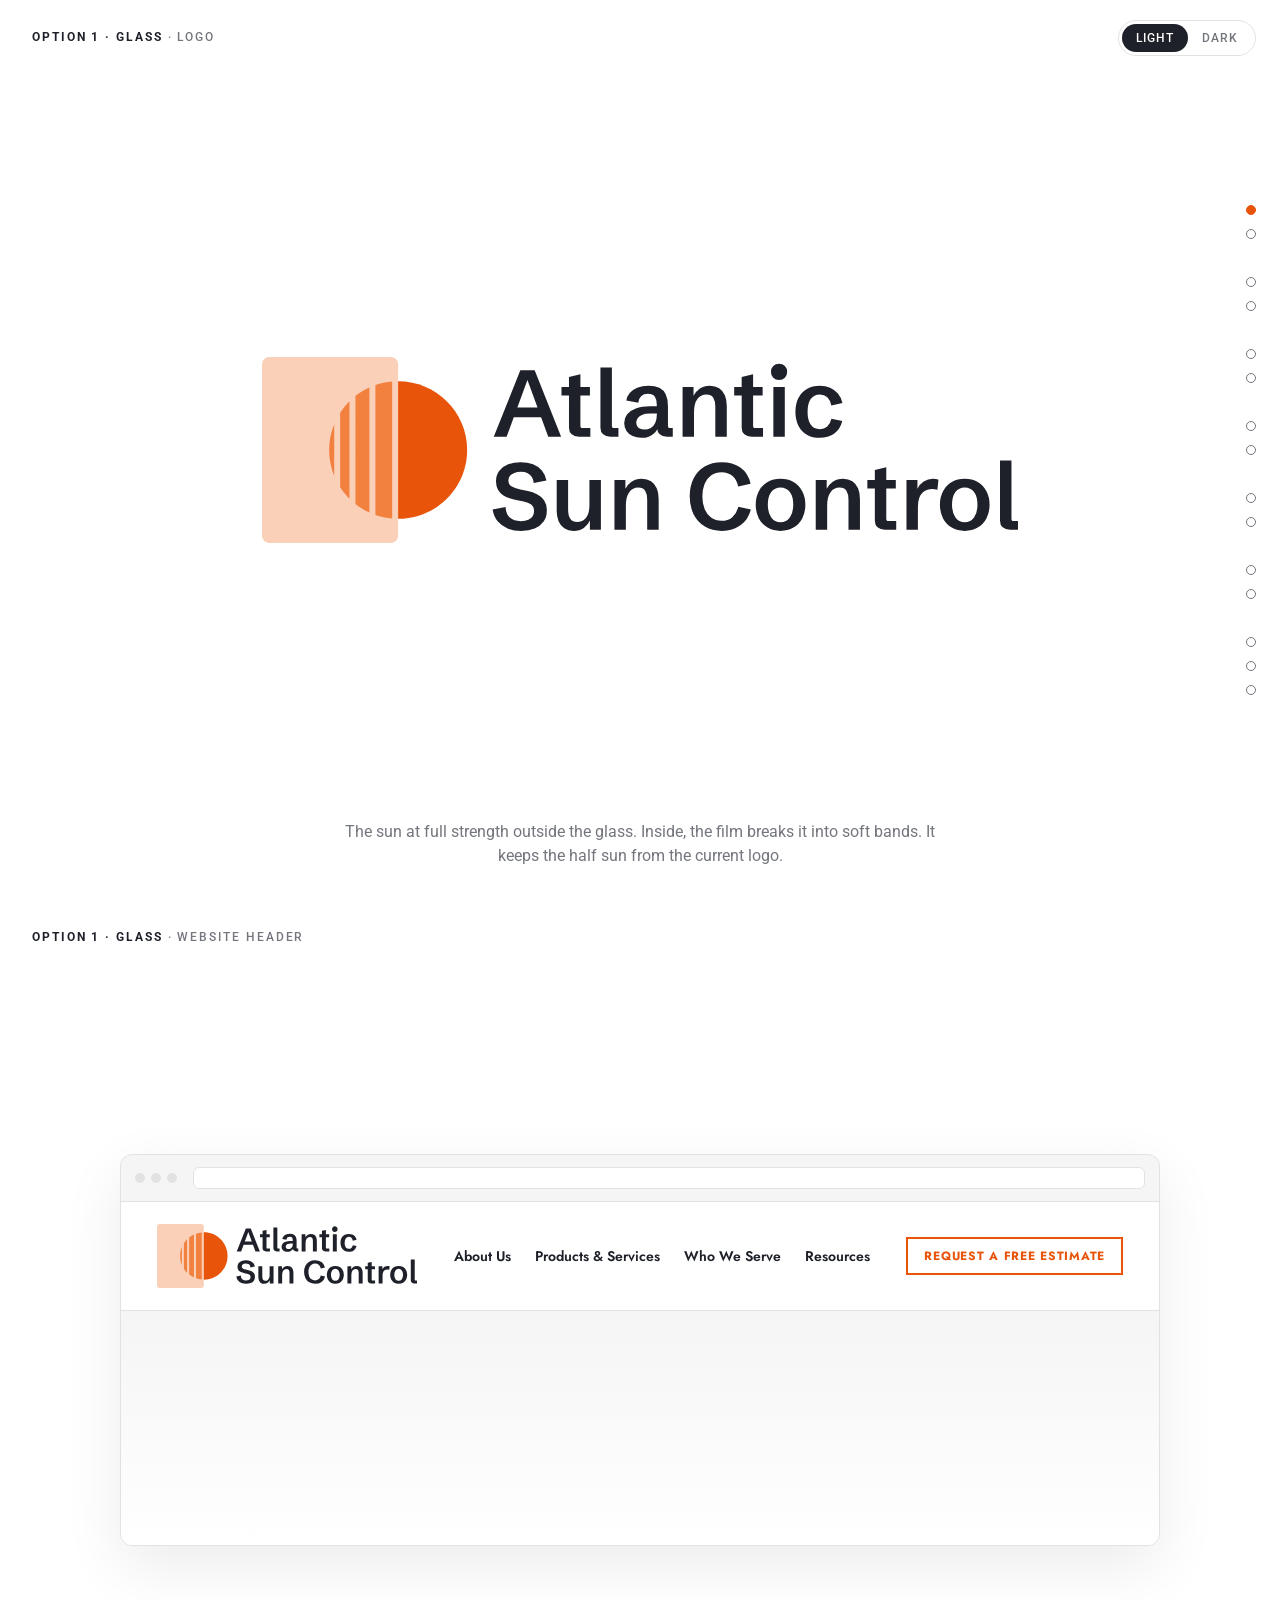
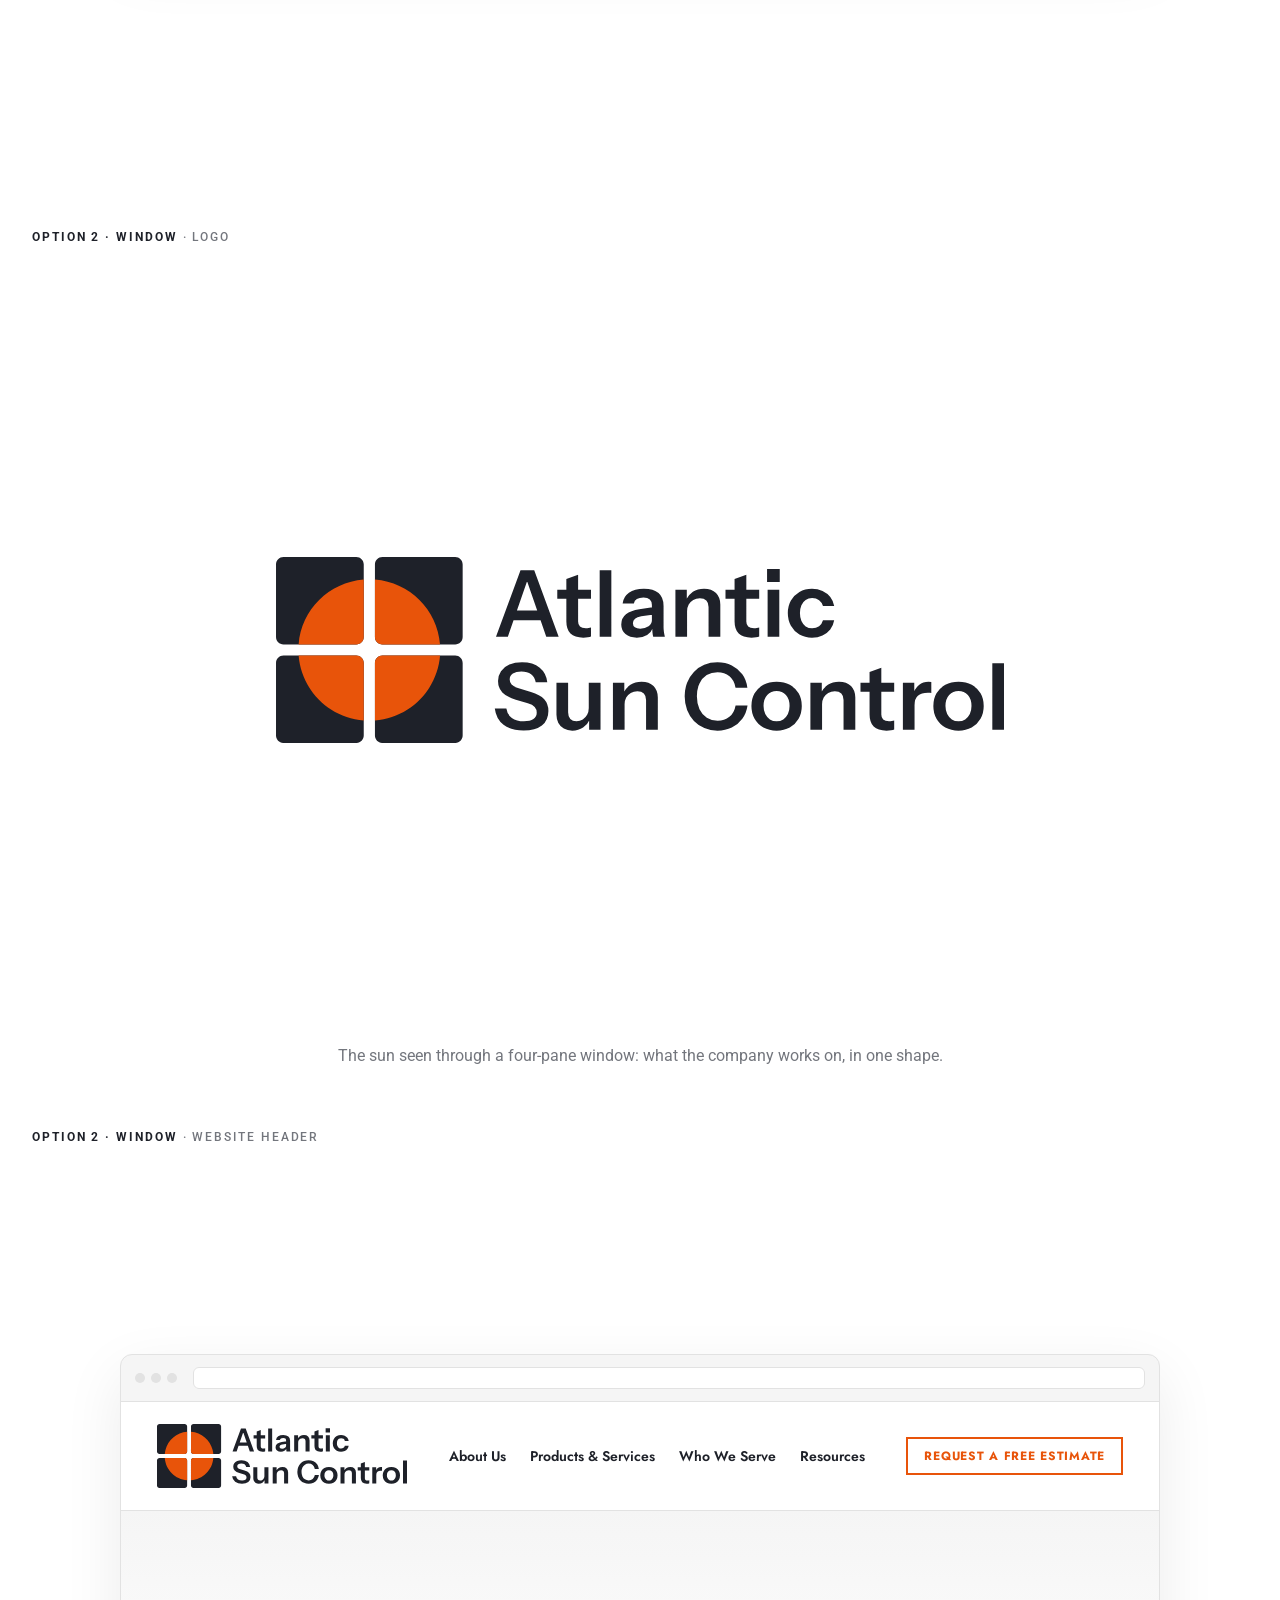
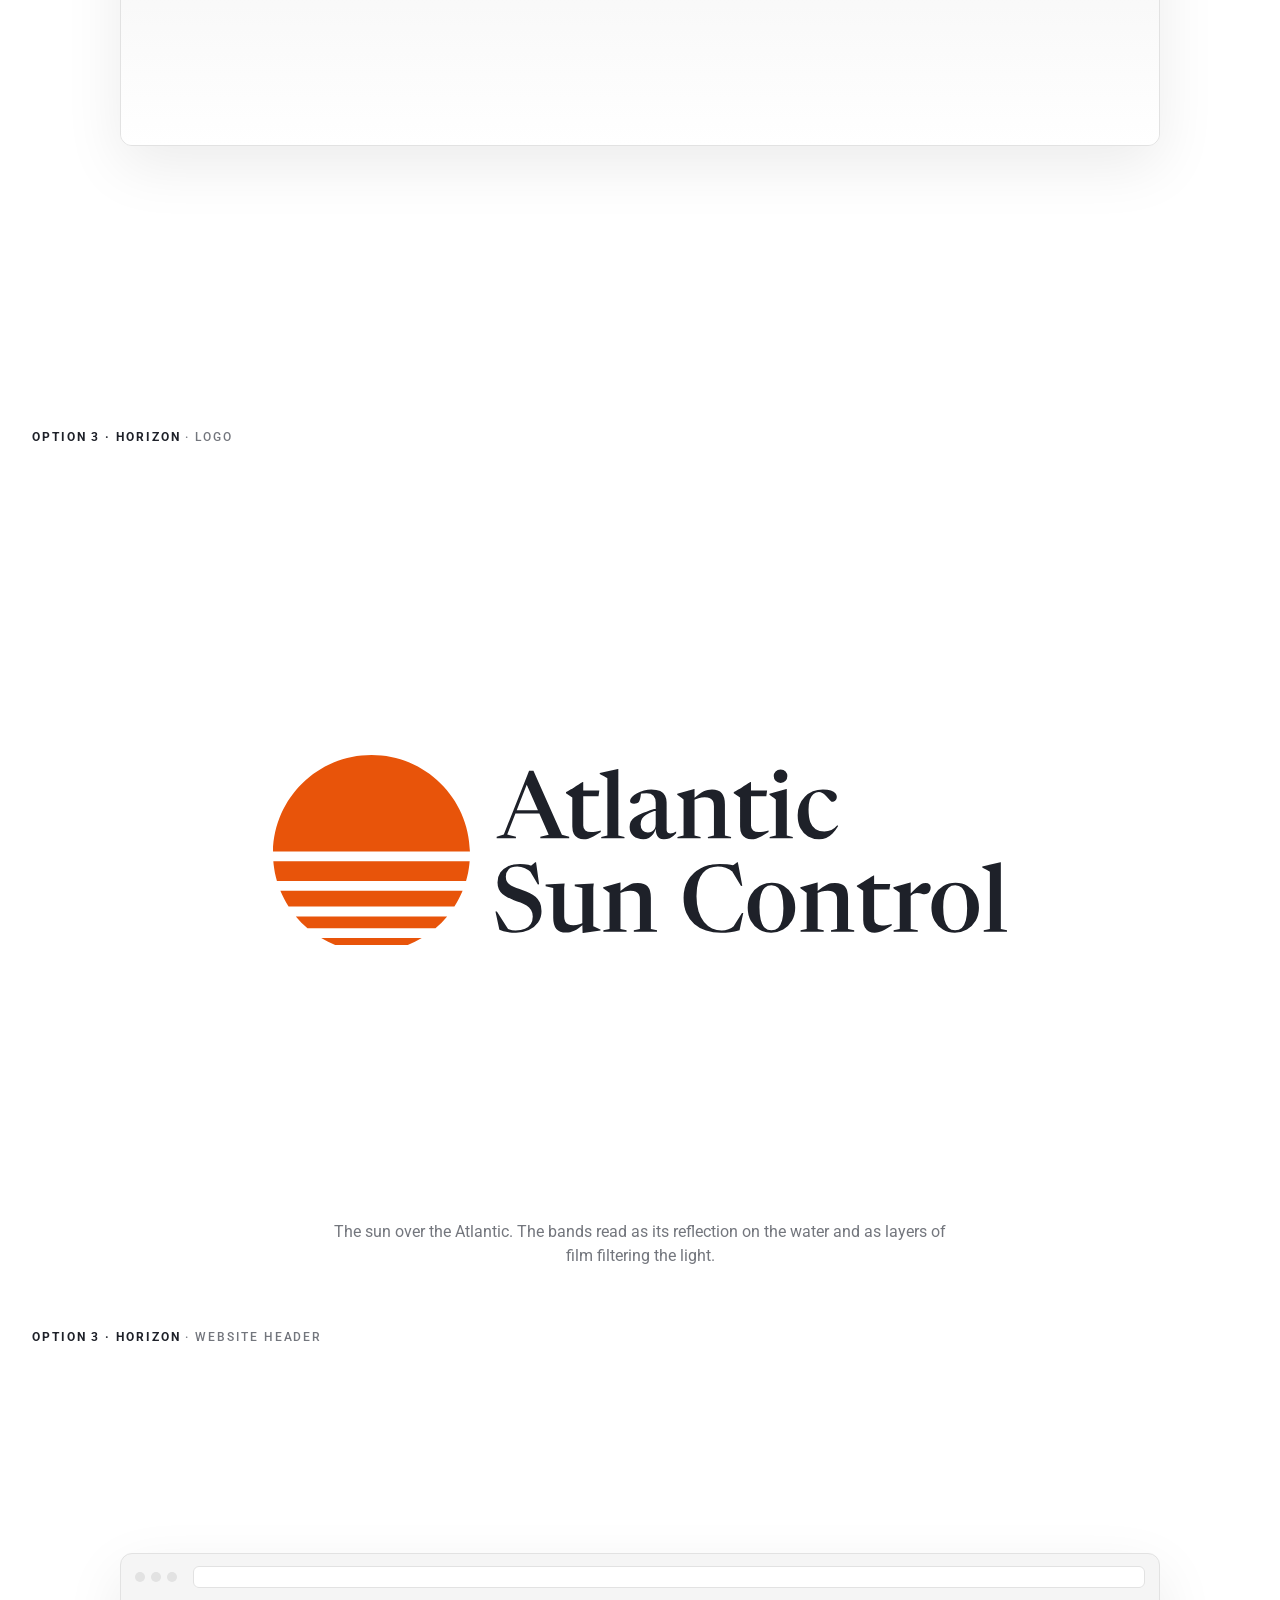
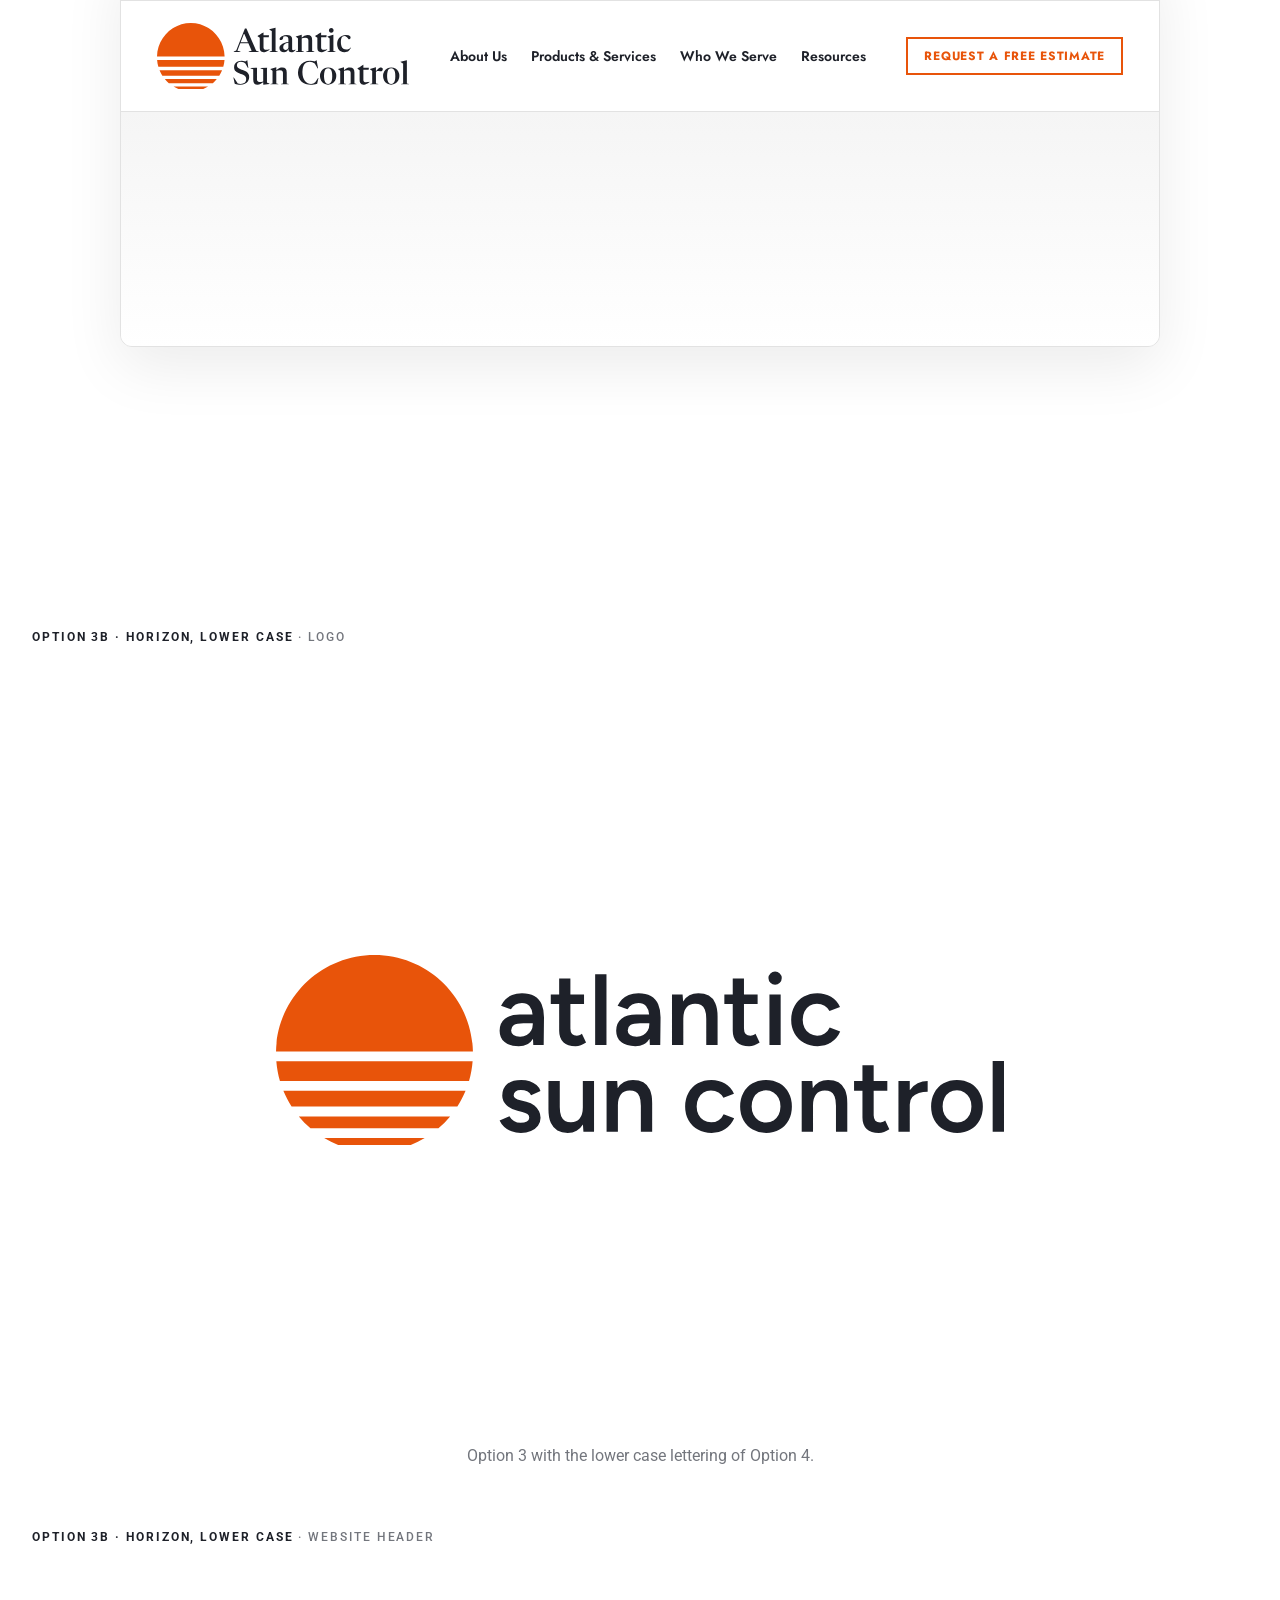
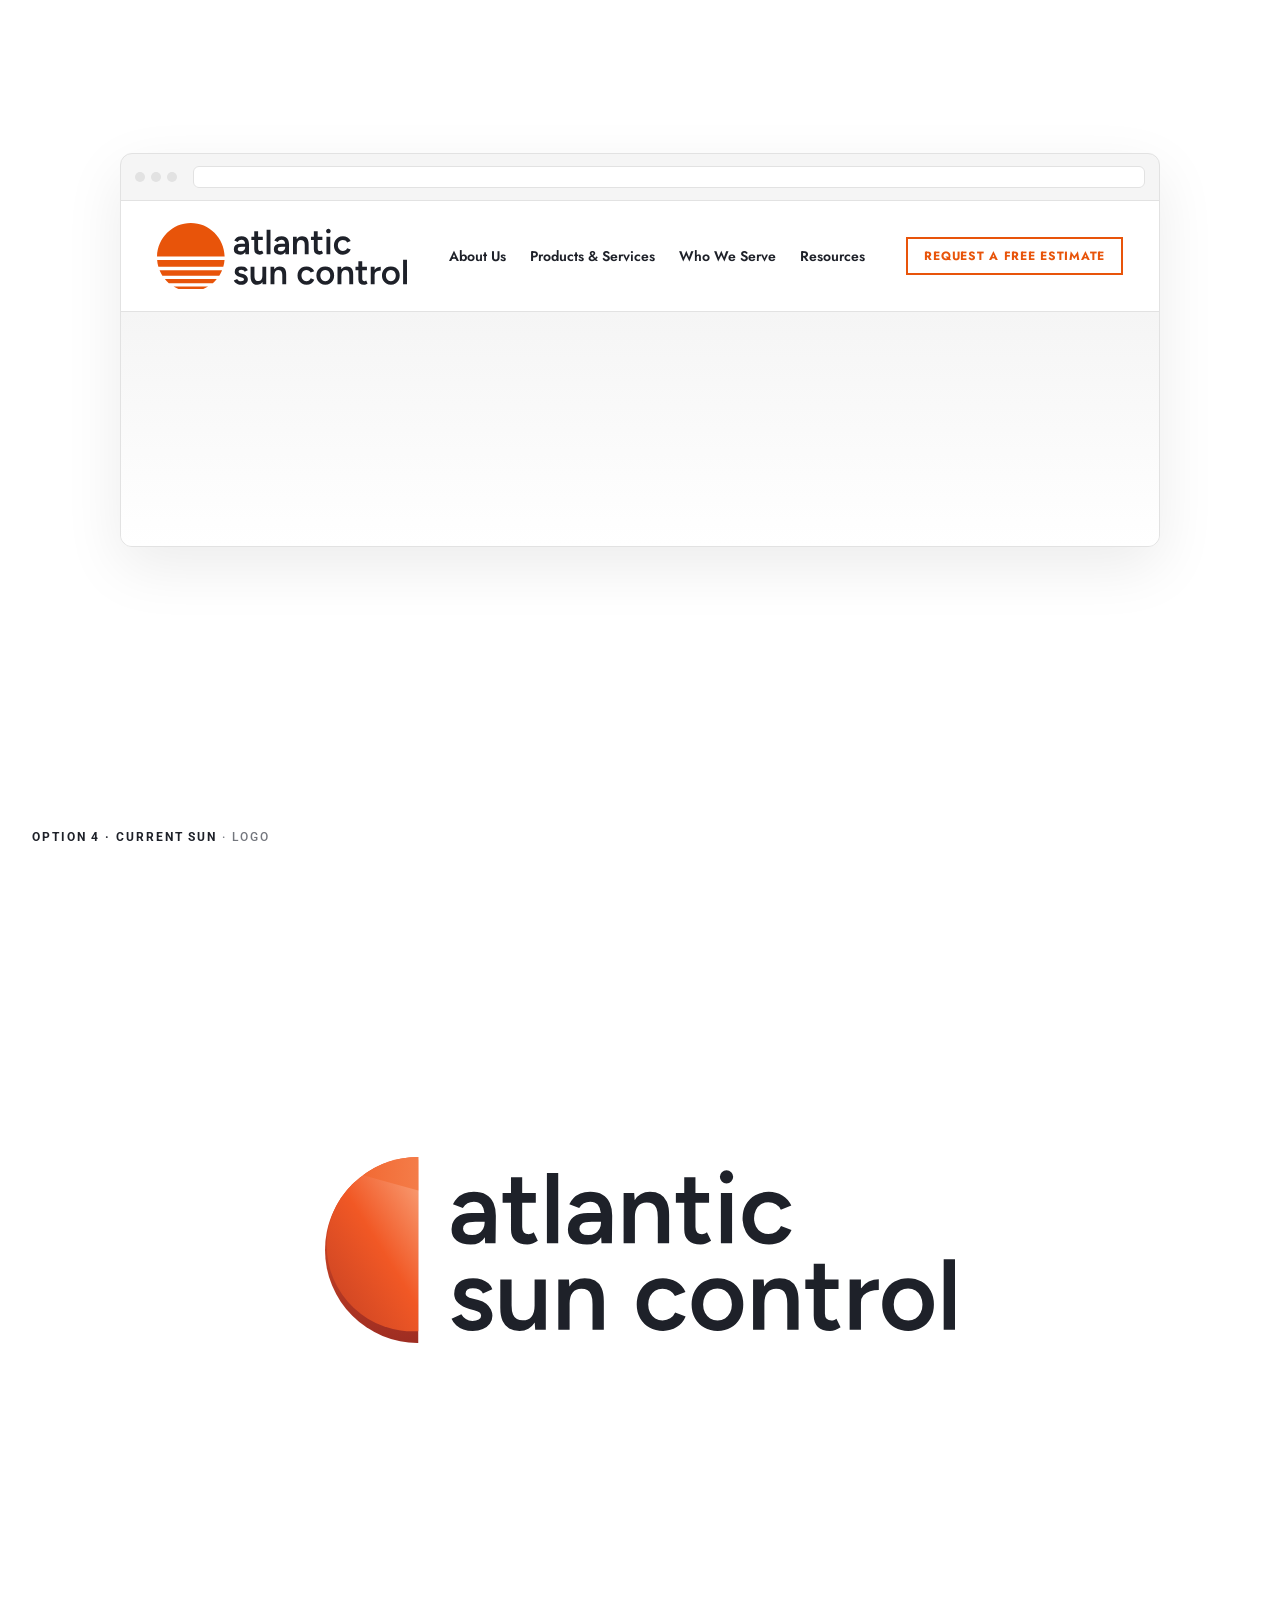
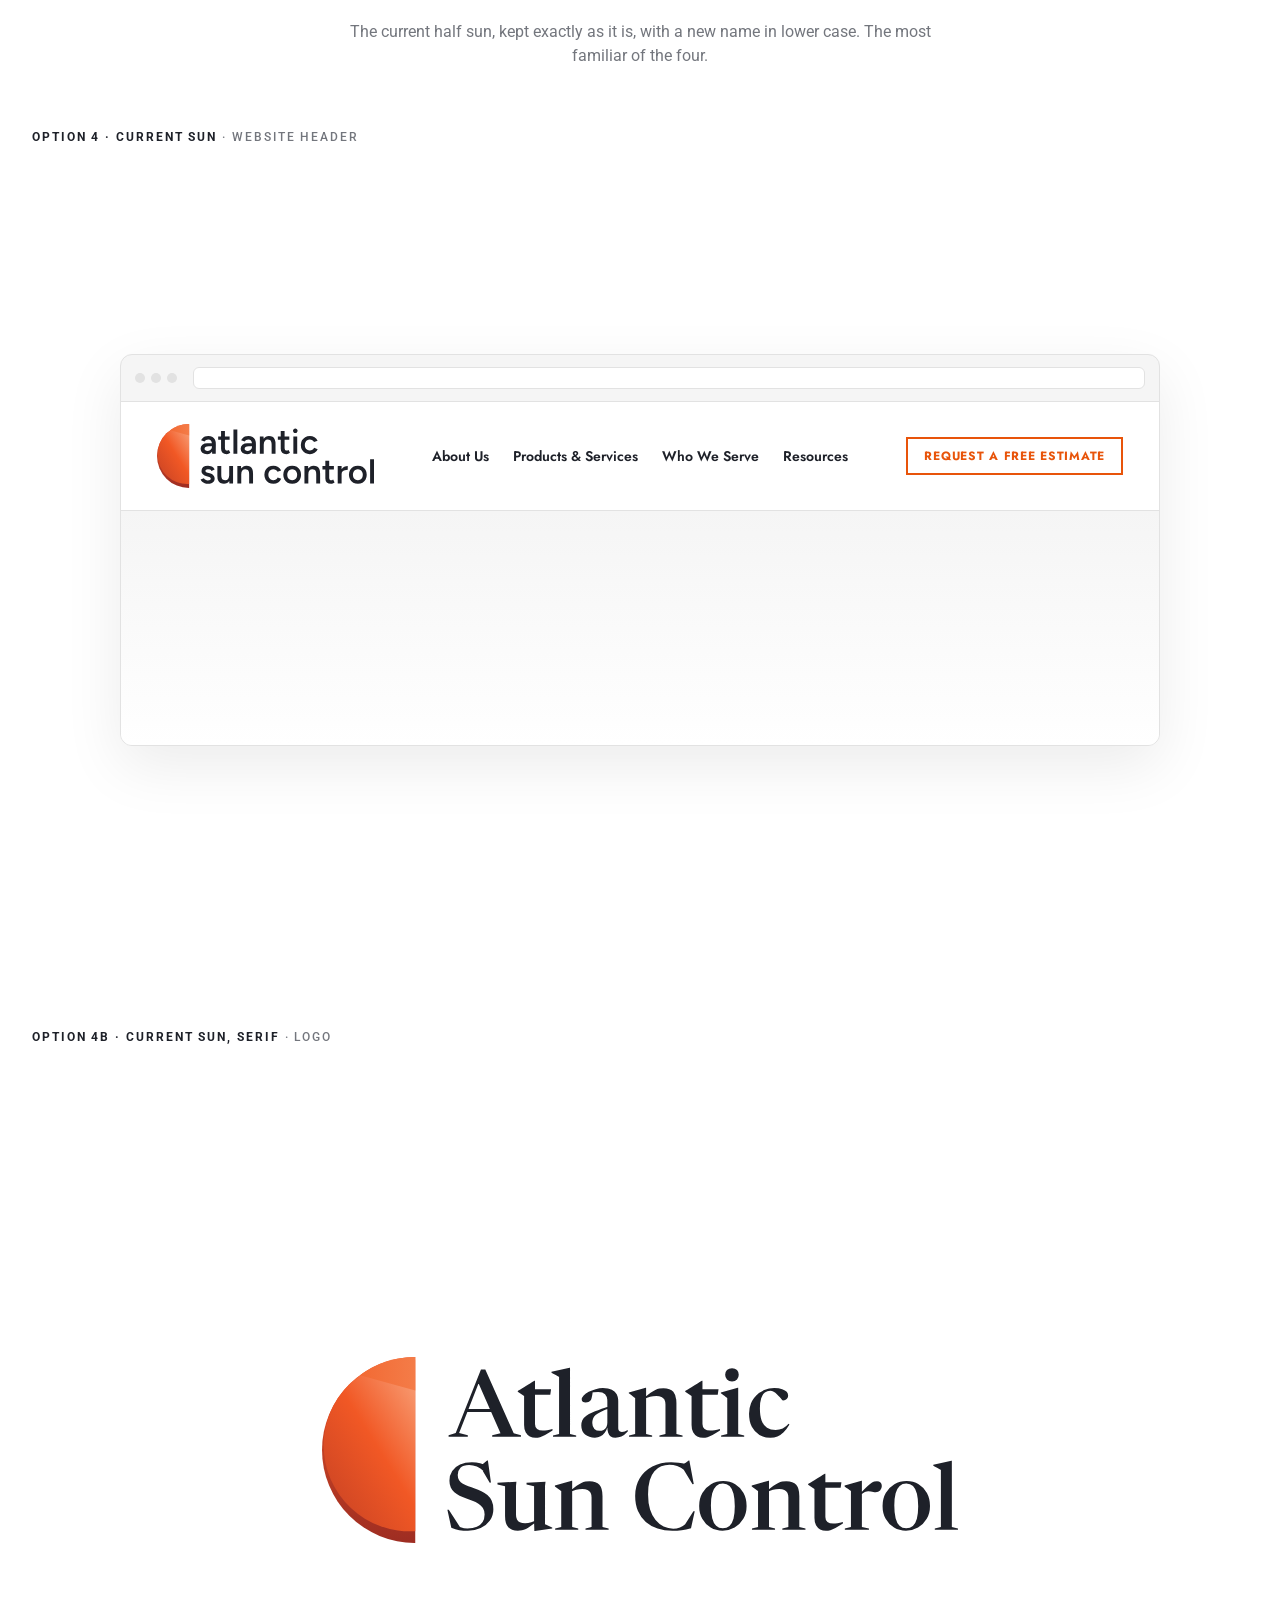
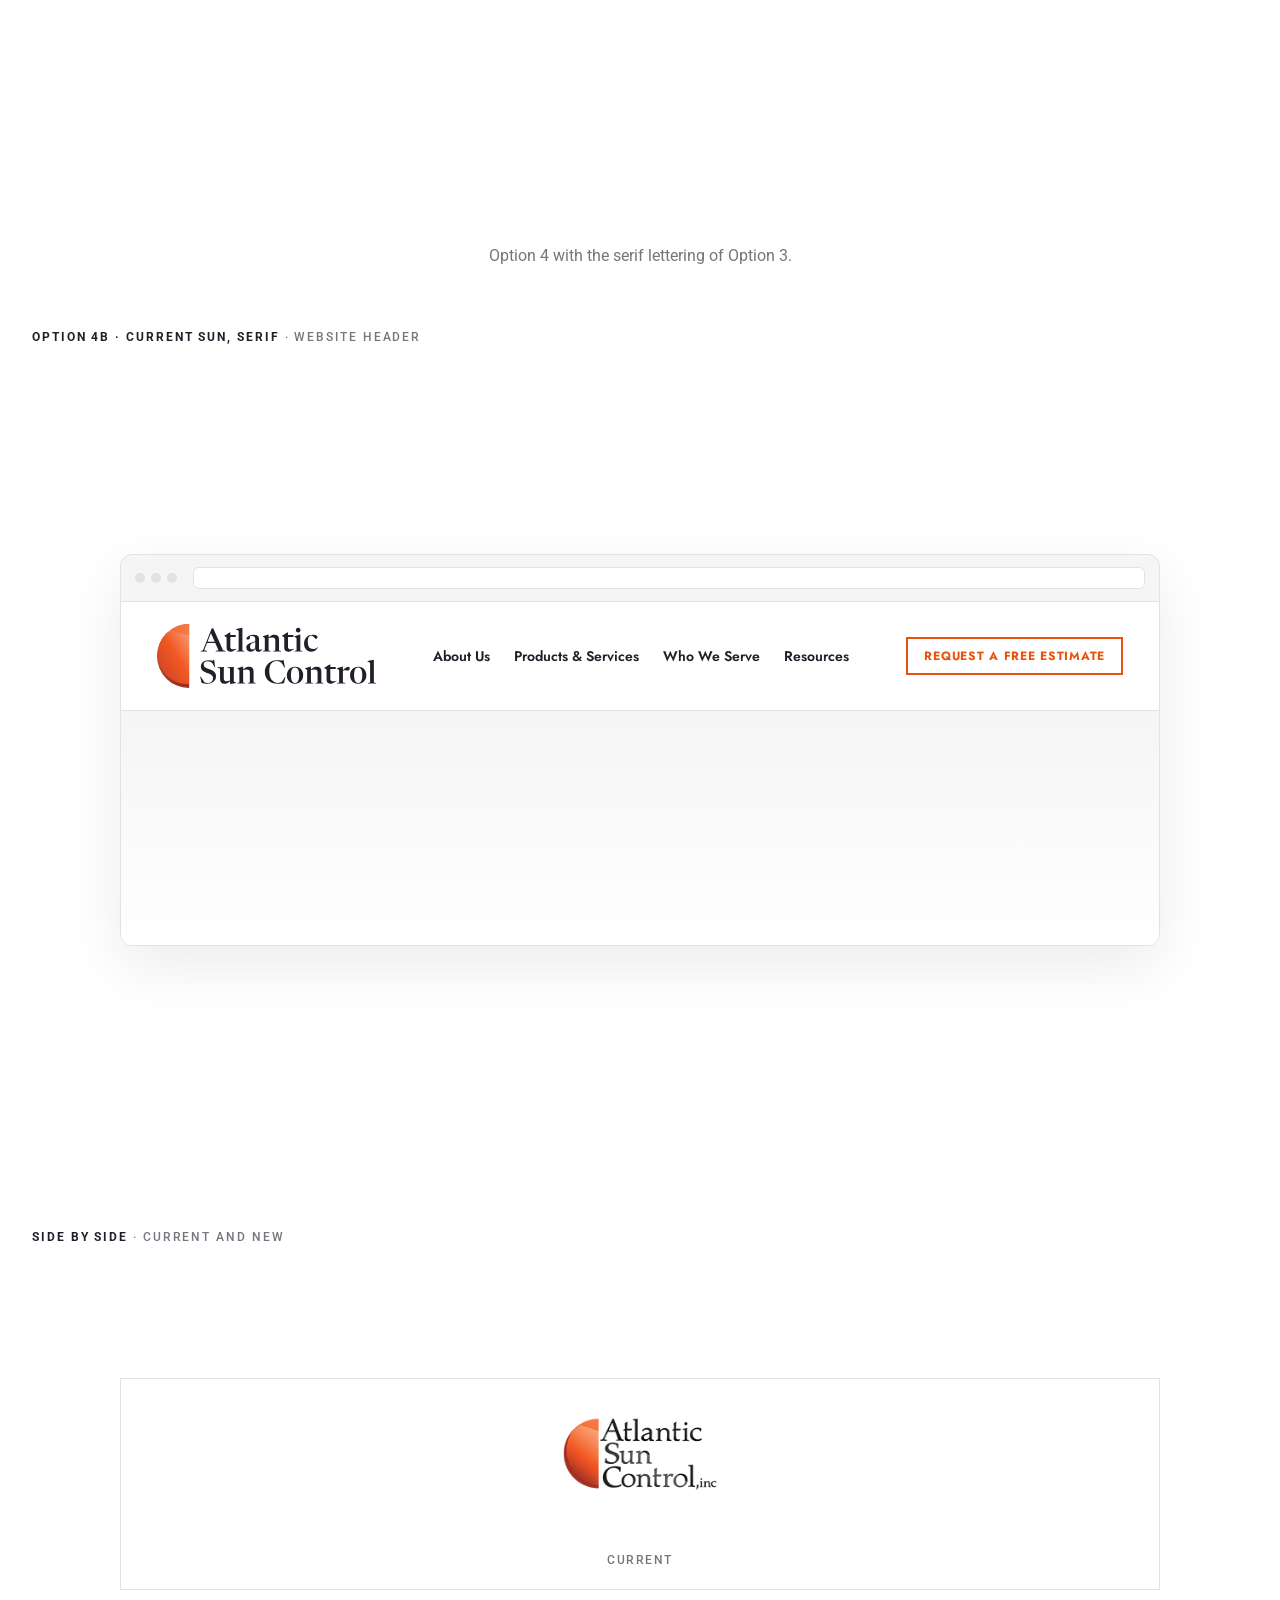
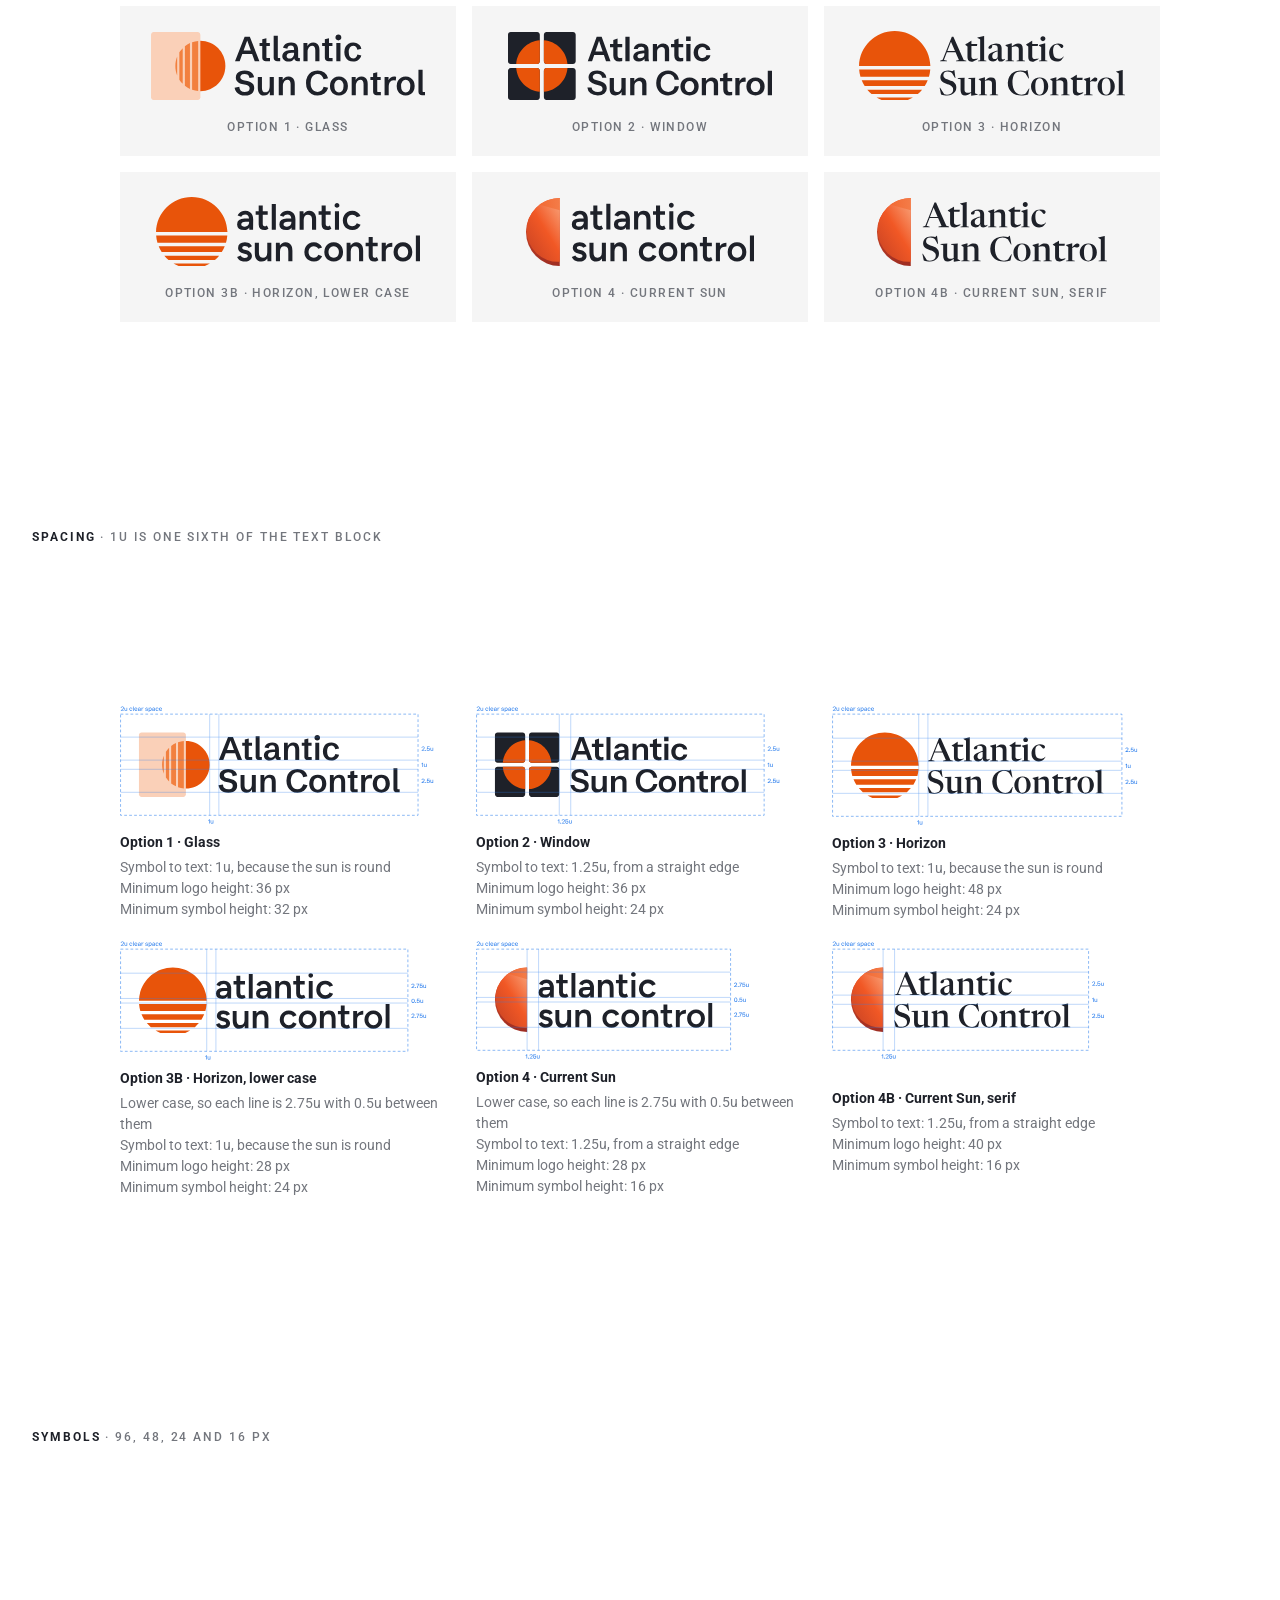
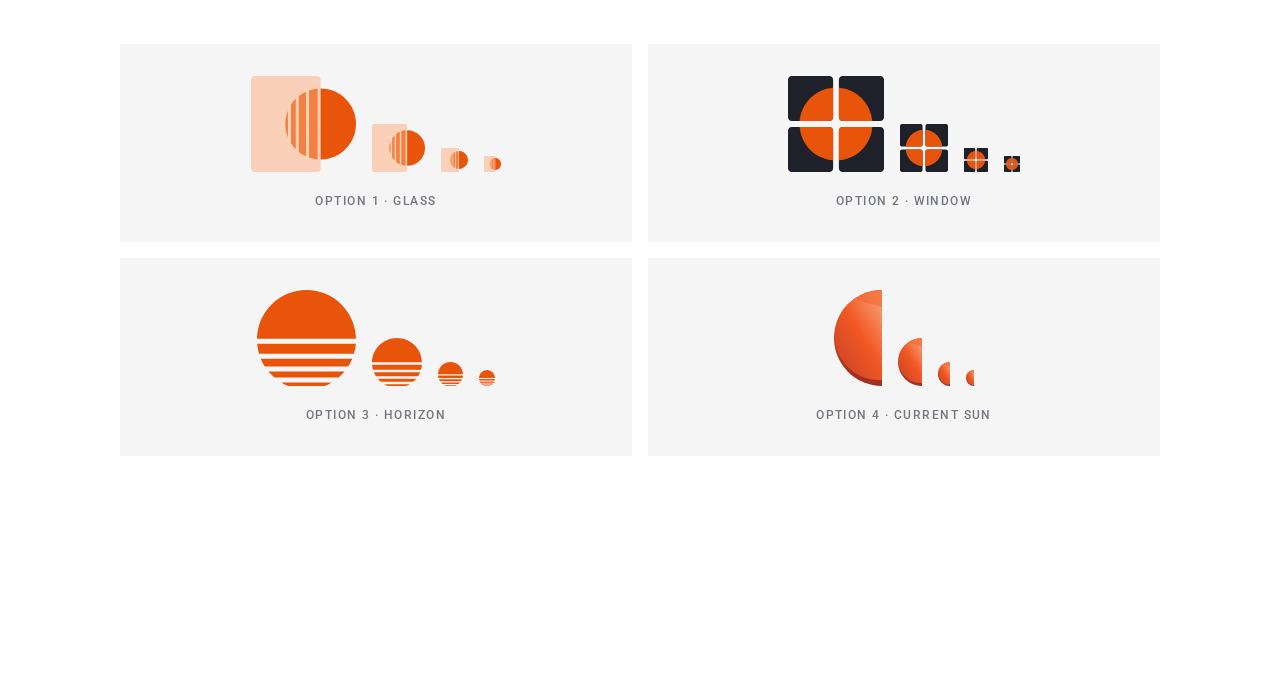
<file: logo/index.html>
<!doctype html>
<html lang="en" data-theme="light">
<head>
<meta charset="utf-8">
<meta name="viewport" content="width=device-width,initial-scale=1">
<title>ASC Logo Proposal</title>
<meta name="robots" content="noindex">
<link rel="icon" href="option-1-glass/svg/asc-symbol-option-1-glass-light.svg?v=22">
<link rel="preconnect" href="https://fonts.googleapis.com">
<link rel="preconnect" href="https://fonts.gstatic.com" crossorigin>
<link rel="stylesheet" href="https://fonts.googleapis.com/css2?family=Jost:wght@600;700&family=Roboto:wght@400;500;700&display=swap">
<link rel="stylesheet" href="assets/logo.css?v=22">
<script src="assets/logo.js?v=22" defer></script>
</head>
<body>
<div class="toggle" role="group" aria-label="Background">
  <button type="button" data-set="light" aria-pressed="true">Light</button>
  <button type="button" data-set="dark" aria-pressed="false">Dark</button>
</div>

<nav class="dots" aria-label="Sections">
  <a href="#o1-logo" aria-label="Option 1 · Logo"></a>
  <a href="#o1-header" aria-label="Option 1 · Website header"></a>
  <span class="sep"></span>
  <a href="#o2-logo" aria-label="Option 2 · Logo"></a>
  <a href="#o2-header" aria-label="Option 2 · Website header"></a>
  <span class="sep"></span>
  <a href="#o3-logo" aria-label="Option 3 · Logo"></a>
  <a href="#o3-header" aria-label="Option 3 · Website header"></a>
  <span class="sep"></span>
  <a href="#o3b-logo" aria-label="Option 3B · Logo"></a>
  <a href="#o3b-header" aria-label="Option 3B · Website header"></a>
  <span class="sep"></span>
  <a href="#o4-logo" aria-label="Option 4 · Logo"></a>
  <a href="#o4-header" aria-label="Option 4 · Website header"></a>
  <span class="sep"></span>
  <a href="#o4b-logo" aria-label="Option 4B · Logo"></a>
  <a href="#o4b-header" aria-label="Option 4B · Website header"></a>
  <span class="sep"></span>
  <a href="#compare" aria-label="Current logo and all options"></a>
  <a href="#spacing" aria-label="Spacing and minimum sizes"></a>
  <a href="#small" aria-label="Symbols at small sizes"></a>
</nav>

<main>
  <section class="screen" id="o1-logo">
    <p class="label"><b>Option 1 · Glass</b> · Logo</p>
    <img class="w-1 on-light" src="option-1-glass/svg/asc-logo-option-1-glass-light.svg?v=22" alt="Option 1 logo: Atlantic Sun Control with a sun that turns into soft bands behind a pane of glass">
<img class="w-1 on-dark" src="option-1-glass/svg/asc-logo-option-1-glass-dark.svg?v=22" alt="Option 1 logo: Atlantic Sun Control with a sun that turns into soft bands behind a pane of glass">
    <p class="idea">The sun at full strength outside the glass. Inside, the film breaks it into soft bands. It keeps the half sun from the current logo.</p>
  </section>

  <section class="screen" id="o1-header">
    <p class="label"><b>Option 1 · Glass</b> · Website header</p>
    <div class="browser">
      <div class="browser-bar"><i></i><i></i><i></i><span></span></div>
      <div class="nav">
        <img class="w-1 on-light" src="option-1-glass/svg/asc-logo-option-1-glass-light.svg?v=22" alt="Option 1 logo">
<img class="w-1 on-dark" src="option-1-glass/svg/asc-logo-option-1-glass-dark.svg?v=22" alt="Option 1 logo">
        <ul><li>About Us</li><li>Products &amp; Services</li><li>Who We Serve</li><li>Resources</li></ul>
        <span class="cta">Request a Free Estimate</span>
      </div>
      <div class="hero"></div>
    </div>
  </section>

  <section class="screen" id="o2-logo">
    <p class="label"><b>Option 2 · Window</b> · Logo</p>
    <img class="w-2 on-light" src="option-2-window/svg/asc-logo-option-2-window-light.svg?v=22" alt="Option 2 logo: Atlantic Sun Control with a sun seen through a four-pane window">
<img class="w-2 on-dark" src="option-2-window/svg/asc-logo-option-2-window-dark.svg?v=22" alt="Option 2 logo: Atlantic Sun Control with a sun seen through a four-pane window">
    <p class="idea">The sun seen through a four-pane window: what the company works on, in one shape.</p>
  </section>

  <section class="screen" id="o2-header">
    <p class="label"><b>Option 2 · Window</b> · Website header</p>
    <div class="browser">
      <div class="browser-bar"><i></i><i></i><i></i><span></span></div>
      <div class="nav">
        <img class="w-2 on-light" src="option-2-window/svg/asc-logo-option-2-window-light.svg?v=22" alt="Option 2 logo">
<img class="w-2 on-dark" src="option-2-window/svg/asc-logo-option-2-window-dark.svg?v=22" alt="Option 2 logo">
        <ul><li>About Us</li><li>Products &amp; Services</li><li>Who We Serve</li><li>Resources</li></ul>
        <span class="cta">Request a Free Estimate</span>
      </div>
      <div class="hero"></div>
    </div>
  </section>

  <section class="screen" id="o3-logo">
    <p class="label"><b>Option 3 · Horizon</b> · Logo</p>
    <img class="w-3 on-light" src="option-3-horizon/svg/asc-logo-option-3-horizon-light.svg?v=22" alt="Option 3 logo: Atlantic Sun Control with a sun over water in bands that thin out">
<img class="w-3 on-dark" src="option-3-horizon/svg/asc-logo-option-3-horizon-dark.svg?v=22" alt="Option 3 logo: Atlantic Sun Control with a sun over water in bands that thin out">
    <p class="idea">The sun over the Atlantic. The bands read as its reflection on the water and as layers of film filtering the light.</p>
  </section>

  <section class="screen" id="o3-header">
    <p class="label"><b>Option 3 · Horizon</b> · Website header</p>
    <div class="browser">
      <div class="browser-bar"><i></i><i></i><i></i><span></span></div>
      <div class="nav">
        <img class="w-3 on-light" src="option-3-horizon/svg/asc-logo-option-3-horizon-light.svg?v=22" alt="Option 3 logo">
<img class="w-3 on-dark" src="option-3-horizon/svg/asc-logo-option-3-horizon-dark.svg?v=22" alt="Option 3 logo">
        <ul><li>About Us</li><li>Products &amp; Services</li><li>Who We Serve</li><li>Resources</li></ul>
        <span class="cta">Request a Free Estimate</span>
      </div>
      <div class="hero"></div>
    </div>
  </section>

  <section class="screen" id="o3b-logo">
    <p class="label"><b>Option 3B · Horizon, lower case</b> · Logo</p>
    <img class="w-3b on-light" src="option-3b-horizon-lower/svg/asc-logo-option-3b-horizon-lower-light.svg?v=22" alt="Option 3B logo: atlantic sun control in lower case beside a sun over water in bands">
    <img class="w-3b on-dark" src="option-3b-horizon-lower/svg/asc-logo-option-3b-horizon-lower-dark.svg?v=22" alt="Option 3B logo: atlantic sun control in lower case beside a sun over water in bands">
    <p class="idea">Option 3 with the lower case lettering of Option 4.</p>
  </section>

  <section class="screen" id="o3b-header">
    <p class="label"><b>Option 3B · Horizon, lower case</b> · Website header</p>
    <div class="browser">
      <div class="browser-bar"><i></i><i></i><i></i><span></span></div>
      <div class="nav">
        <img class="w-3b on-light" src="option-3b-horizon-lower/svg/asc-logo-option-3b-horizon-lower-light.svg?v=22" alt="Option 3B logo">
        <img class="w-3b on-dark" src="option-3b-horizon-lower/svg/asc-logo-option-3b-horizon-lower-dark.svg?v=22" alt="Option 3B logo">
        <ul><li>About Us</li><li>Products &amp; Services</li><li>Who We Serve</li><li>Resources</li></ul>
        <span class="cta">Request a Free Estimate</span>
      </div>
      <div class="hero"></div>
    </div>
  </section>

  <section class="screen" id="o4-logo">
    <p class="label"><b>Option 4 · Current Sun</b> · Logo</p>
    <img class="w-4 on-light" src="option-4-current-sun/svg/asc-logo-option-4-current-sun-light.svg?v=22" alt="Option 4 logo: atlantic sun control in lower case beside the current half sun">
    <img class="w-4 on-dark" src="option-4-current-sun/svg/asc-logo-option-4-current-sun-dark.svg?v=22" alt="Option 4 logo: atlantic sun control in lower case beside the current half sun">
    <p class="idea">The current half sun, kept exactly as it is, with a new name in lower case. The most familiar of the four.</p>
  </section>

  <section class="screen" id="o4-header">
    <p class="label"><b>Option 4 · Current Sun</b> · Website header</p>
    <div class="browser">
      <div class="browser-bar"><i></i><i></i><i></i><span></span></div>
      <div class="nav">
        <img class="w-4 on-light" src="option-4-current-sun/svg/asc-logo-option-4-current-sun-light.svg?v=22" alt="Option 4 logo">
<img class="w-4 on-dark" src="option-4-current-sun/svg/asc-logo-option-4-current-sun-dark.svg?v=22" alt="Option 4 logo">
        <ul><li>About Us</li><li>Products &amp; Services</li><li>Who We Serve</li><li>Resources</li></ul>
        <span class="cta">Request a Free Estimate</span>
      </div>
      <div class="hero"></div>
    </div>
  </section>

  <section class="screen" id="o4b-logo">
    <p class="label"><b>Option 4B · Current Sun, serif</b> · Logo</p>
    <img class="w-4b on-light" src="option-4b-current-sun-serif/svg/asc-logo-option-4b-current-sun-serif-light.svg?v=22" alt="Option 4B logo: Atlantic Sun Control in a serif beside the current half sun">
    <img class="w-4b on-dark" src="option-4b-current-sun-serif/svg/asc-logo-option-4b-current-sun-serif-dark.svg?v=22" alt="Option 4B logo: Atlantic Sun Control in a serif beside the current half sun">
    <p class="idea">Option 4 with the serif lettering of Option 3.</p>
  </section>

  <section class="screen" id="o4b-header">
    <p class="label"><b>Option 4B · Current Sun, serif</b> · Website header</p>
    <div class="browser">
      <div class="browser-bar"><i></i><i></i><i></i><span></span></div>
      <div class="nav">
        <img class="w-4b on-light" src="option-4b-current-sun-serif/svg/asc-logo-option-4b-current-sun-serif-light.svg?v=22" alt="Option 4B logo">
        <img class="w-4b on-dark" src="option-4b-current-sun-serif/svg/asc-logo-option-4b-current-sun-serif-dark.svg?v=22" alt="Option 4B logo">
        <ul><li>About Us</li><li>Products &amp; Services</li><li>Who We Serve</li><li>Resources</li></ul>
        <span class="cta">Request a Free Estimate</span>
      </div>
      <div class="hero"></div>
    </div>
  </section>

  <section class="screen" id="compare">
    <p class="label"><b>Side by side</b> · Current and new</p>
    <div class="compare">
      <figure class="current">
        <img src="reference/current-logo.png" alt="Current Atlantic Sun Control logo" width="223" height="164">
        <figcaption>Current</figcaption>
      </figure>
      <figure>
        <img class="w-1 on-light" src="option-1-glass/svg/asc-logo-option-1-glass-light.svg?v=22" alt="Option 1 logo">
<img class="w-1 on-dark" src="option-1-glass/svg/asc-logo-option-1-glass-dark.svg?v=22" alt="Option 1 logo">
        <figcaption>Option 1 · Glass</figcaption>
      </figure>
      <figure>
        <img class="w-2 on-light" src="option-2-window/svg/asc-logo-option-2-window-light.svg?v=22" alt="Option 2 logo">
<img class="w-2 on-dark" src="option-2-window/svg/asc-logo-option-2-window-dark.svg?v=22" alt="Option 2 logo">
        <figcaption>Option 2 · Window</figcaption>
      </figure>
      <figure>
        <img class="w-3 on-light" src="option-3-horizon/svg/asc-logo-option-3-horizon-light.svg?v=22" alt="Option 3 logo">
<img class="w-3 on-dark" src="option-3-horizon/svg/asc-logo-option-3-horizon-dark.svg?v=22" alt="Option 3 logo">
        <figcaption>Option 3 · Horizon</figcaption>
      </figure>
      <figure>
        <img class="w-3b on-light" src="option-3b-horizon-lower/svg/asc-logo-option-3b-horizon-lower-light.svg?v=22" alt="Option 3B logo">
        <img class="w-3b on-dark" src="option-3b-horizon-lower/svg/asc-logo-option-3b-horizon-lower-dark.svg?v=22" alt="Option 3B logo">
        <figcaption>Option 3B · Horizon, lower case</figcaption>
      </figure>
      <figure>
        <img class="w-4 on-light" src="option-4-current-sun/svg/asc-logo-option-4-current-sun-light.svg?v=22" alt="Option 4 logo">
<img class="w-4 on-dark" src="option-4-current-sun/svg/asc-logo-option-4-current-sun-dark.svg?v=22" alt="Option 4 logo">
        <figcaption>Option 4 · Current Sun</figcaption>
      </figure>
      <figure>
        <img class="w-4b on-light" src="option-4b-current-sun-serif/svg/asc-logo-option-4b-current-sun-serif-light.svg?v=22" alt="Option 4B logo">
        <img class="w-4b on-dark" src="option-4b-current-sun-serif/svg/asc-logo-option-4b-current-sun-serif-dark.svg?v=22" alt="Option 4B logo">
        <figcaption>Option 4B · Current Sun, serif</figcaption>
      </figure>
    </div>
  </section>

  <section class="screen" id="spacing">
    <p class="label"><b>Spacing</b> · 1u is one sixth of the text block</p>
    <div class="spacing">
      <figure>
        <img class="on-light" src="construction/construction-option-1-glass-light.svg?v=22" alt="Option 1 logo with its spacing grid and clear space">
        <img class="on-dark" src="construction/construction-option-1-glass-dark.svg?v=22" alt="Option 1 logo with its spacing grid and clear space">
        <figcaption><b>Option 1 · Glass</b>Symbol to text: 1u, because the sun is round<br>Minimum logo height: 36 px<br>Minimum symbol height: 32 px</figcaption>
      </figure>
      <figure>
        <img class="on-light" src="construction/construction-option-2-window-light.svg?v=22" alt="Option 2 logo with its spacing grid and clear space">
        <img class="on-dark" src="construction/construction-option-2-window-dark.svg?v=22" alt="Option 2 logo with its spacing grid and clear space">
        <figcaption><b>Option 2 · Window</b>Symbol to text: 1.25u, from a straight edge<br>Minimum logo height: 36 px<br>Minimum symbol height: 24 px</figcaption>
      </figure>
      <figure>
        <img class="on-light" src="construction/construction-option-3-horizon-light.svg?v=22" alt="Option 3 logo with its spacing grid and clear space">
        <img class="on-dark" src="construction/construction-option-3-horizon-dark.svg?v=22" alt="Option 3 logo with its spacing grid and clear space">
        <figcaption><b>Option 3 · Horizon</b>Symbol to text: 1u, because the sun is round<br>Minimum logo height: 48 px<br>Minimum symbol height: 24 px</figcaption>
      </figure>
      <figure>
        <img class="on-light" src="construction/construction-option-3b-horizon-lower-light.svg?v=22" alt="Option 3B logo with its spacing grid and clear space">
        <img class="on-dark" src="construction/construction-option-3b-horizon-lower-dark.svg?v=22" alt="Option 3B logo with its spacing grid and clear space">
        <figcaption><b>Option 3B · Horizon, lower case</b>Lower case, so each line is 2.75u with 0.5u between them<br>Symbol to text: 1u, because the sun is round<br>Minimum logo height: 28 px<br>Minimum symbol height: 24 px</figcaption>
      </figure>
      <figure>
        <img class="on-light" src="construction/construction-option-4-current-sun-light.svg?v=22" alt="Option 4 logo with its spacing grid and clear space">
        <img class="on-dark" src="construction/construction-option-4-current-sun-dark.svg?v=22" alt="Option 4 logo with its spacing grid and clear space">
        <figcaption><b>Option 4 · Current Sun</b>Lower case, so each line is 2.75u with 0.5u between them<br>Symbol to text: 1.25u, from a straight edge<br>Minimum logo height: 28 px<br>Minimum symbol height: 16 px</figcaption>
      </figure>
      <figure>
        <img class="on-light" src="construction/construction-option-4b-current-sun-serif-light.svg?v=22" alt="Option 4B logo with its spacing grid and clear space">
        <img class="on-dark" src="construction/construction-option-4b-current-sun-serif-dark.svg?v=22" alt="Option 4B logo with its spacing grid and clear space">
        <figcaption><b>Option 4B · Current Sun, serif</b>Symbol to text: 1.25u, from a straight edge<br>Minimum logo height: 40 px<br>Minimum symbol height: 16 px</figcaption>
      </figure>
    </div>
  </section>

  <section class="screen" id="small">
    <p class="label"><b>Symbols</b> · 96, 48, 24 and 16 px</p>
    <div class="small">
      <figure>
        <div class="sizes"><img class="s-l on-light" src="option-1-glass/svg/asc-symbol-option-1-glass-light.svg?v=22" alt="">
<img class="s-l on-dark" src="option-1-glass/svg/asc-symbol-option-1-glass-dark.svg?v=22" alt=""><img class="s-m on-light" src="option-1-glass/svg/asc-symbol-option-1-glass-light.svg?v=22" alt="">
<img class="s-m on-dark" src="option-1-glass/svg/asc-symbol-option-1-glass-dark.svg?v=22" alt=""><img class="s-s on-light" src="option-1-glass/svg/asc-symbol-option-1-glass-light.svg?v=22" alt="">
<img class="s-s on-dark" src="option-1-glass/svg/asc-symbol-option-1-glass-dark.svg?v=22" alt=""><img class="s-xs on-light" src="option-1-glass/svg/asc-symbol-option-1-glass-light.svg?v=22" alt="">
<img class="s-xs on-dark" src="option-1-glass/svg/asc-symbol-option-1-glass-dark.svg?v=22" alt=""></div>
        <figcaption>Option 1 · Glass</figcaption>
      </figure>
      <figure>
        <div class="sizes"><img class="s-l on-light" src="option-2-window/svg/asc-symbol-option-2-window-light.svg?v=22" alt="">
<img class="s-l on-dark" src="option-2-window/svg/asc-symbol-option-2-window-dark.svg?v=22" alt=""><img class="s-m on-light" src="option-2-window/svg/asc-symbol-option-2-window-light.svg?v=22" alt="">
<img class="s-m on-dark" src="option-2-window/svg/asc-symbol-option-2-window-dark.svg?v=22" alt=""><img class="s-s on-light" src="option-2-window/svg/asc-symbol-option-2-window-light.svg?v=22" alt="">
<img class="s-s on-dark" src="option-2-window/svg/asc-symbol-option-2-window-dark.svg?v=22" alt=""><img class="s-xs on-light" src="option-2-window/svg/asc-symbol-option-2-window-light.svg?v=22" alt="">
<img class="s-xs on-dark" src="option-2-window/svg/asc-symbol-option-2-window-dark.svg?v=22" alt=""></div>
        <figcaption>Option 2 · Window</figcaption>
      </figure>
      <figure>
        <div class="sizes"><img class="s-l on-light" src="option-3-horizon/svg/asc-symbol-option-3-horizon-light.svg?v=22" alt="">
<img class="s-l on-dark" src="option-3-horizon/svg/asc-symbol-option-3-horizon-dark.svg?v=22" alt=""><img class="s-m on-light" src="option-3-horizon/svg/asc-symbol-option-3-horizon-light.svg?v=22" alt="">
<img class="s-m on-dark" src="option-3-horizon/svg/asc-symbol-option-3-horizon-dark.svg?v=22" alt=""><img class="s-s on-light" src="option-3-horizon/svg/asc-symbol-option-3-horizon-light.svg?v=22" alt="">
<img class="s-s on-dark" src="option-3-horizon/svg/asc-symbol-option-3-horizon-dark.svg?v=22" alt=""><img class="s-xs on-light" src="option-3-horizon/svg/asc-symbol-option-3-horizon-light.svg?v=22" alt="">
<img class="s-xs on-dark" src="option-3-horizon/svg/asc-symbol-option-3-horizon-dark.svg?v=22" alt=""></div>
        <figcaption>Option 3 · Horizon</figcaption>
      </figure>
      <figure>
        <div class="sizes"><img class="s-l on-light" src="option-4-current-sun/svg/asc-symbol-option-4-current-sun-light.svg?v=22" alt="">
<img class="s-l on-dark" src="option-4-current-sun/svg/asc-symbol-option-4-current-sun-dark.svg?v=22" alt="">
<img class="s-m on-light" src="option-4-current-sun/svg/asc-symbol-option-4-current-sun-light.svg?v=22" alt="">
<img class="s-m on-dark" src="option-4-current-sun/svg/asc-symbol-option-4-current-sun-dark.svg?v=22" alt="">
<img class="s-s on-light" src="option-4-current-sun/svg/asc-symbol-option-4-current-sun-light.svg?v=22" alt="">
<img class="s-s on-dark" src="option-4-current-sun/svg/asc-symbol-option-4-current-sun-dark.svg?v=22" alt="">
<img class="s-xs on-light" src="option-4-current-sun/svg/asc-symbol-option-4-current-sun-light.svg?v=22" alt="">
<img class="s-xs on-dark" src="option-4-current-sun/svg/asc-symbol-option-4-current-sun-dark.svg?v=22" alt="">
</div>
        <figcaption>Option 4 · Current Sun</figcaption>
      </figure>
    </div>
  </section>
</main>
</body>
</html>
</file>
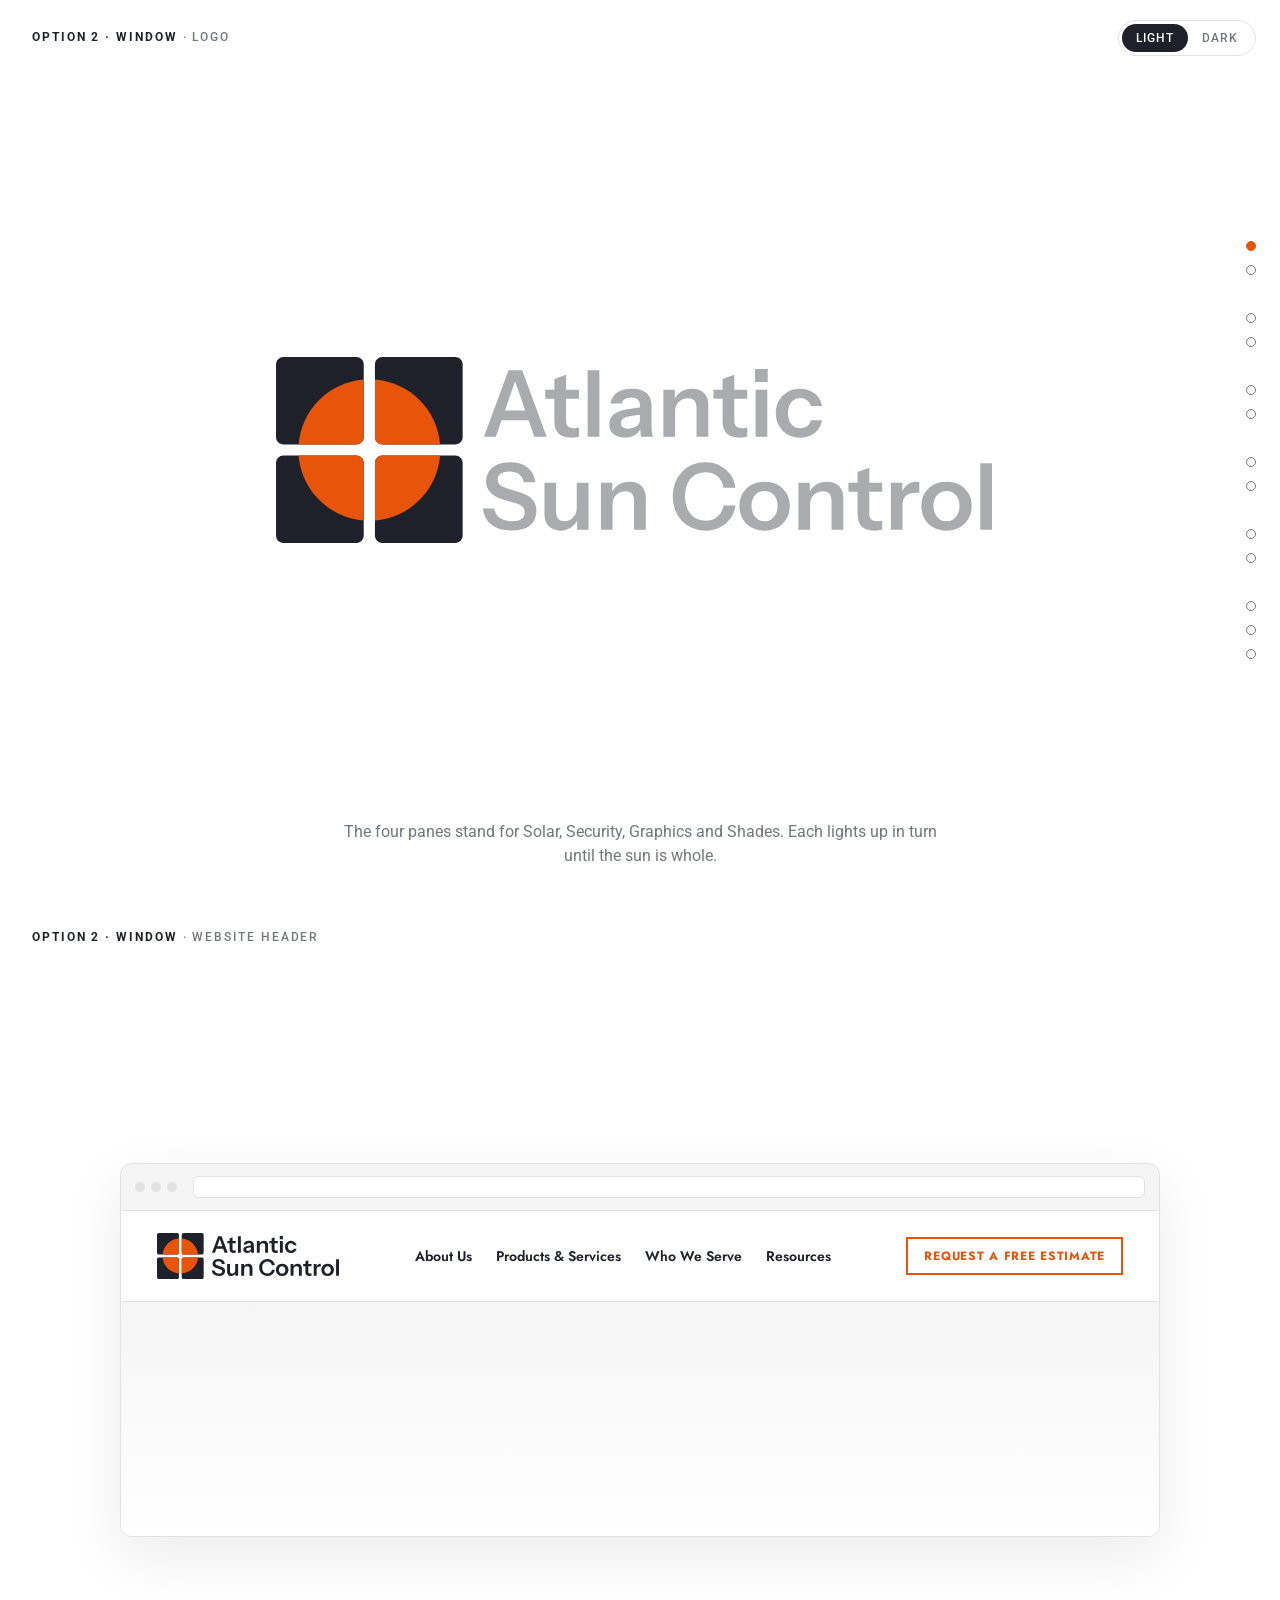
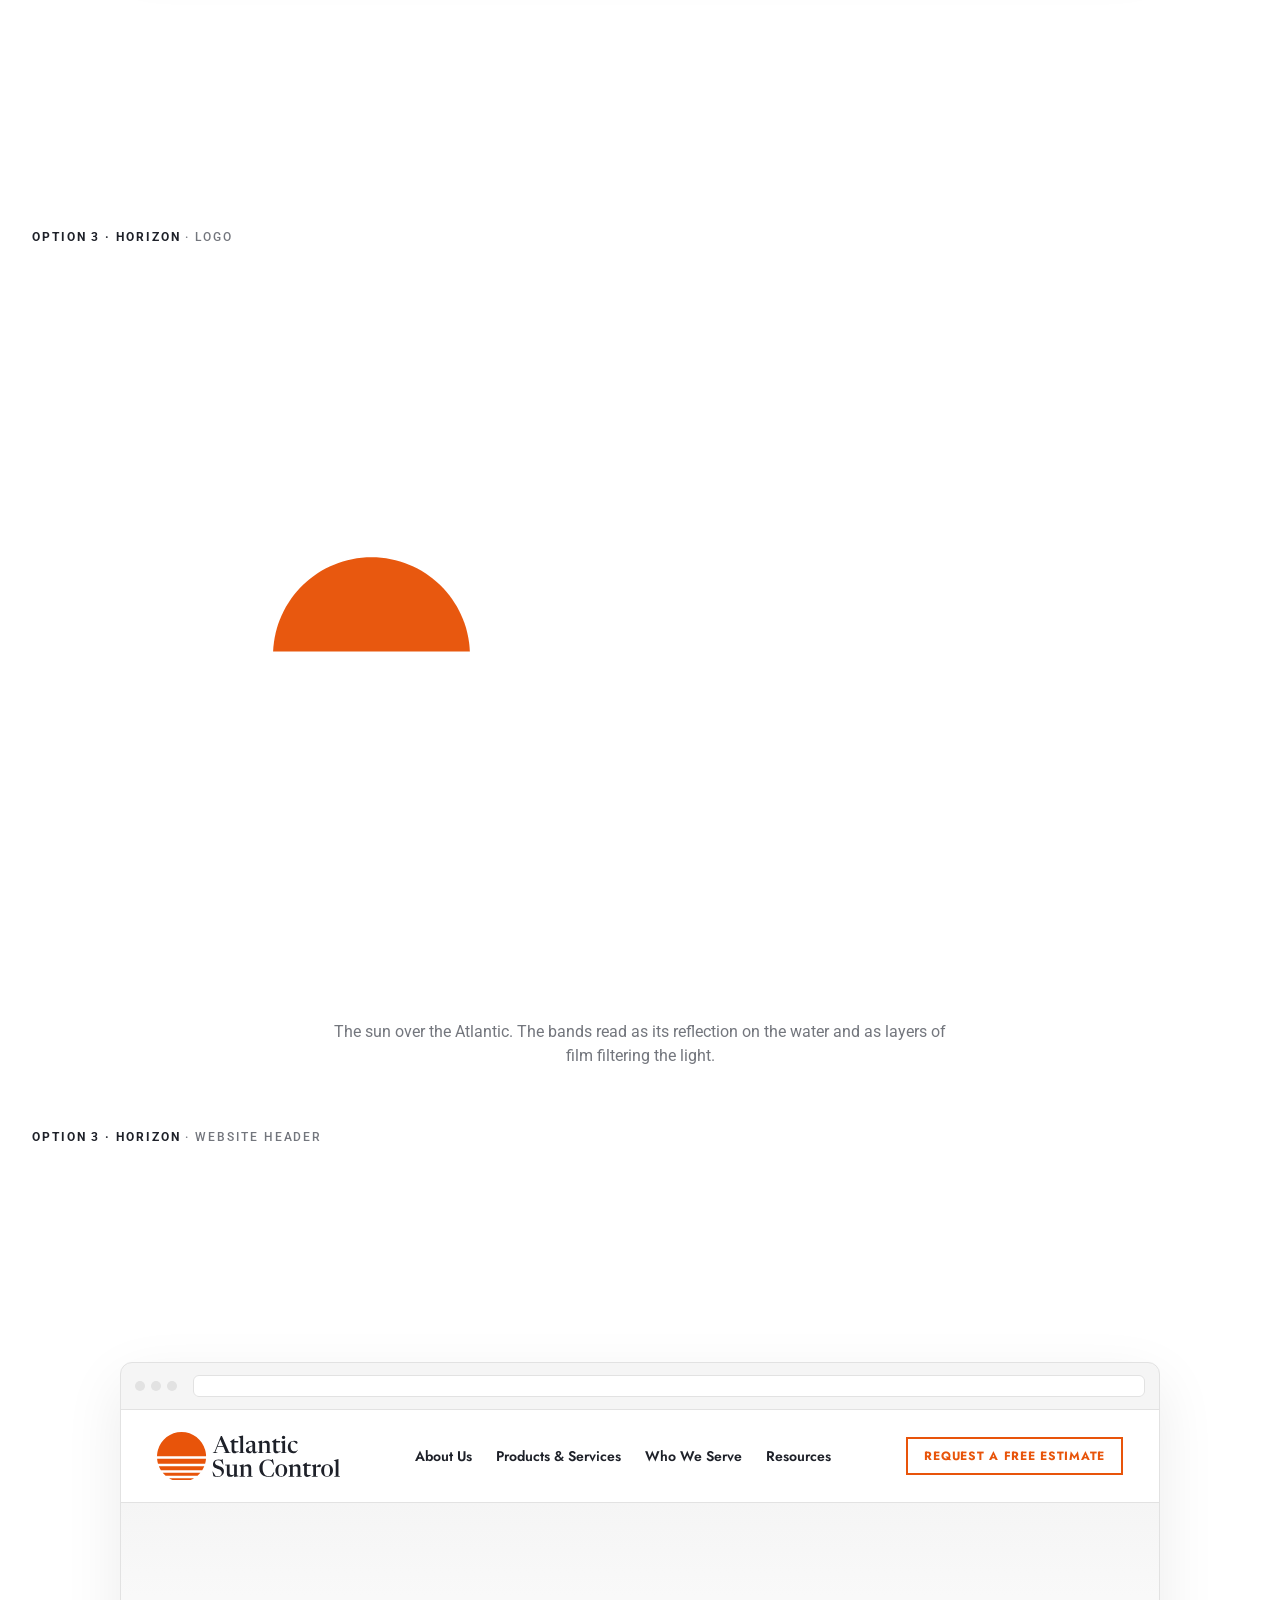
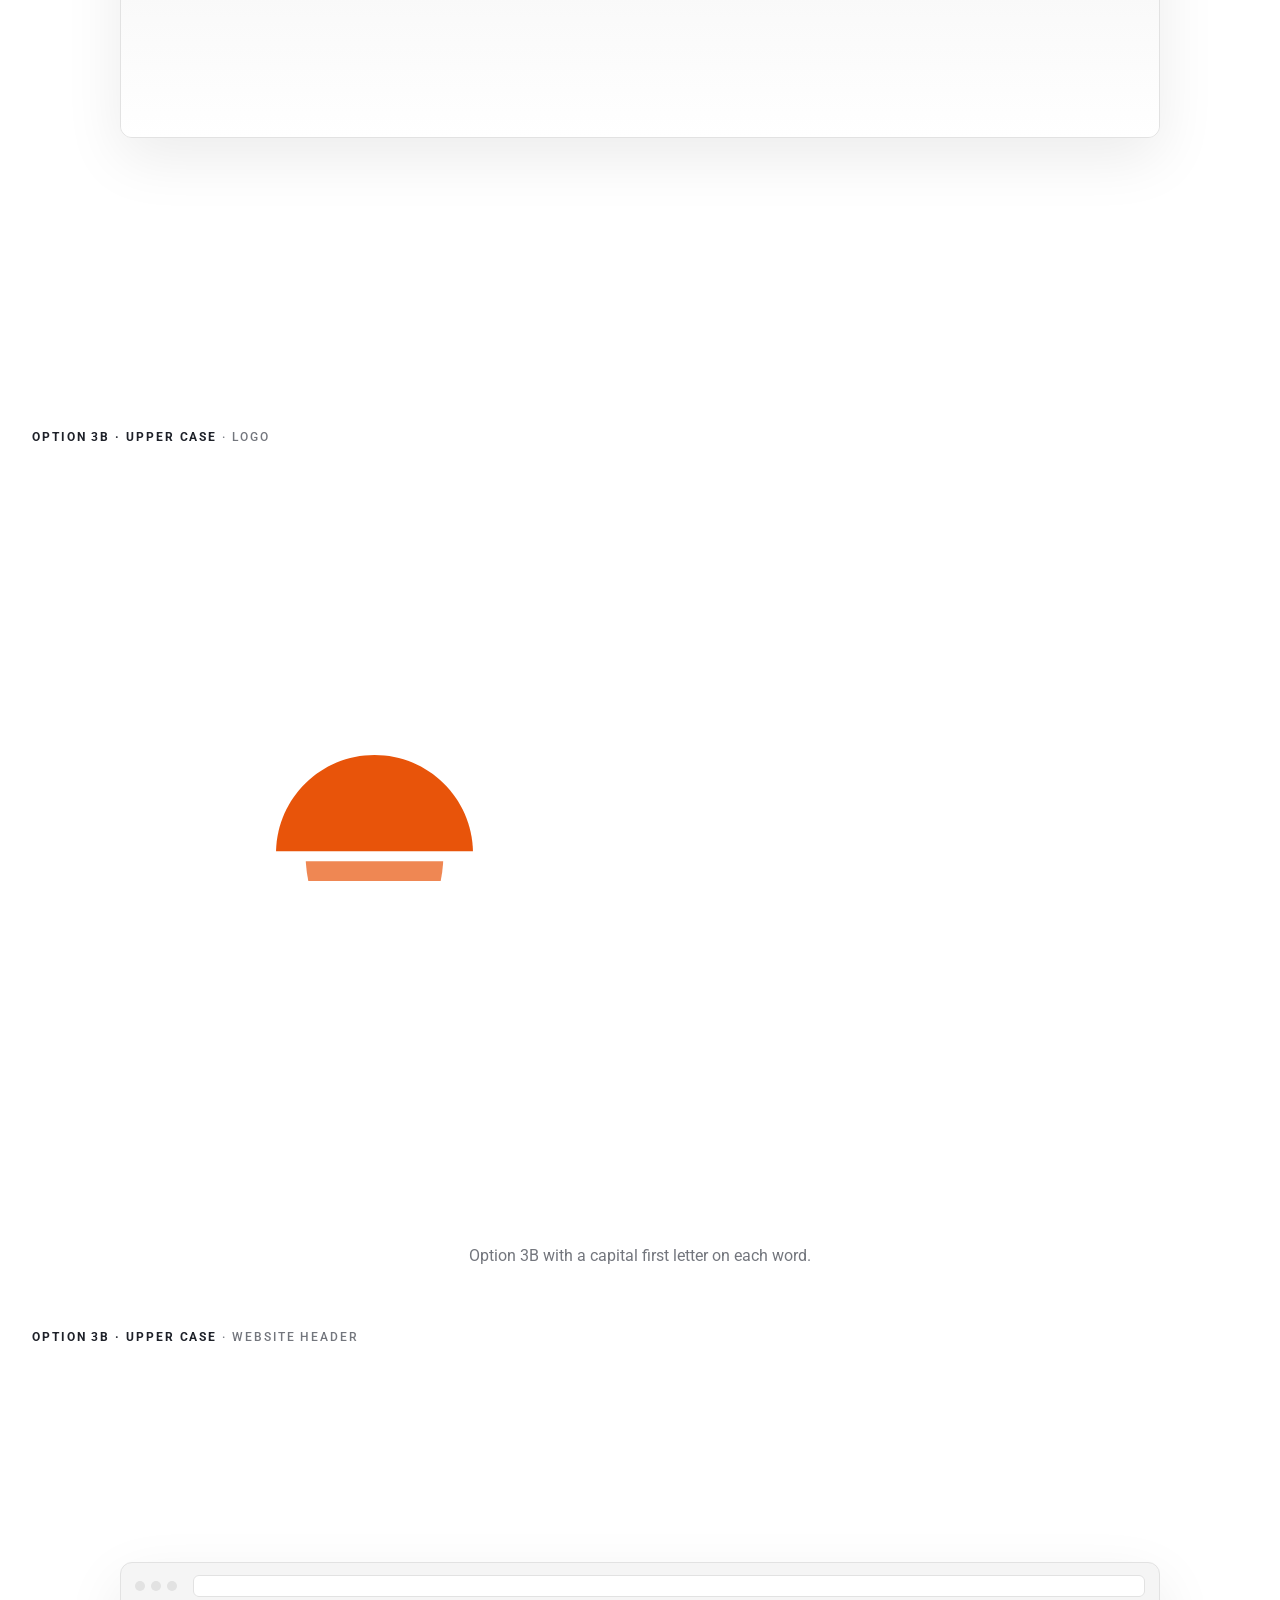
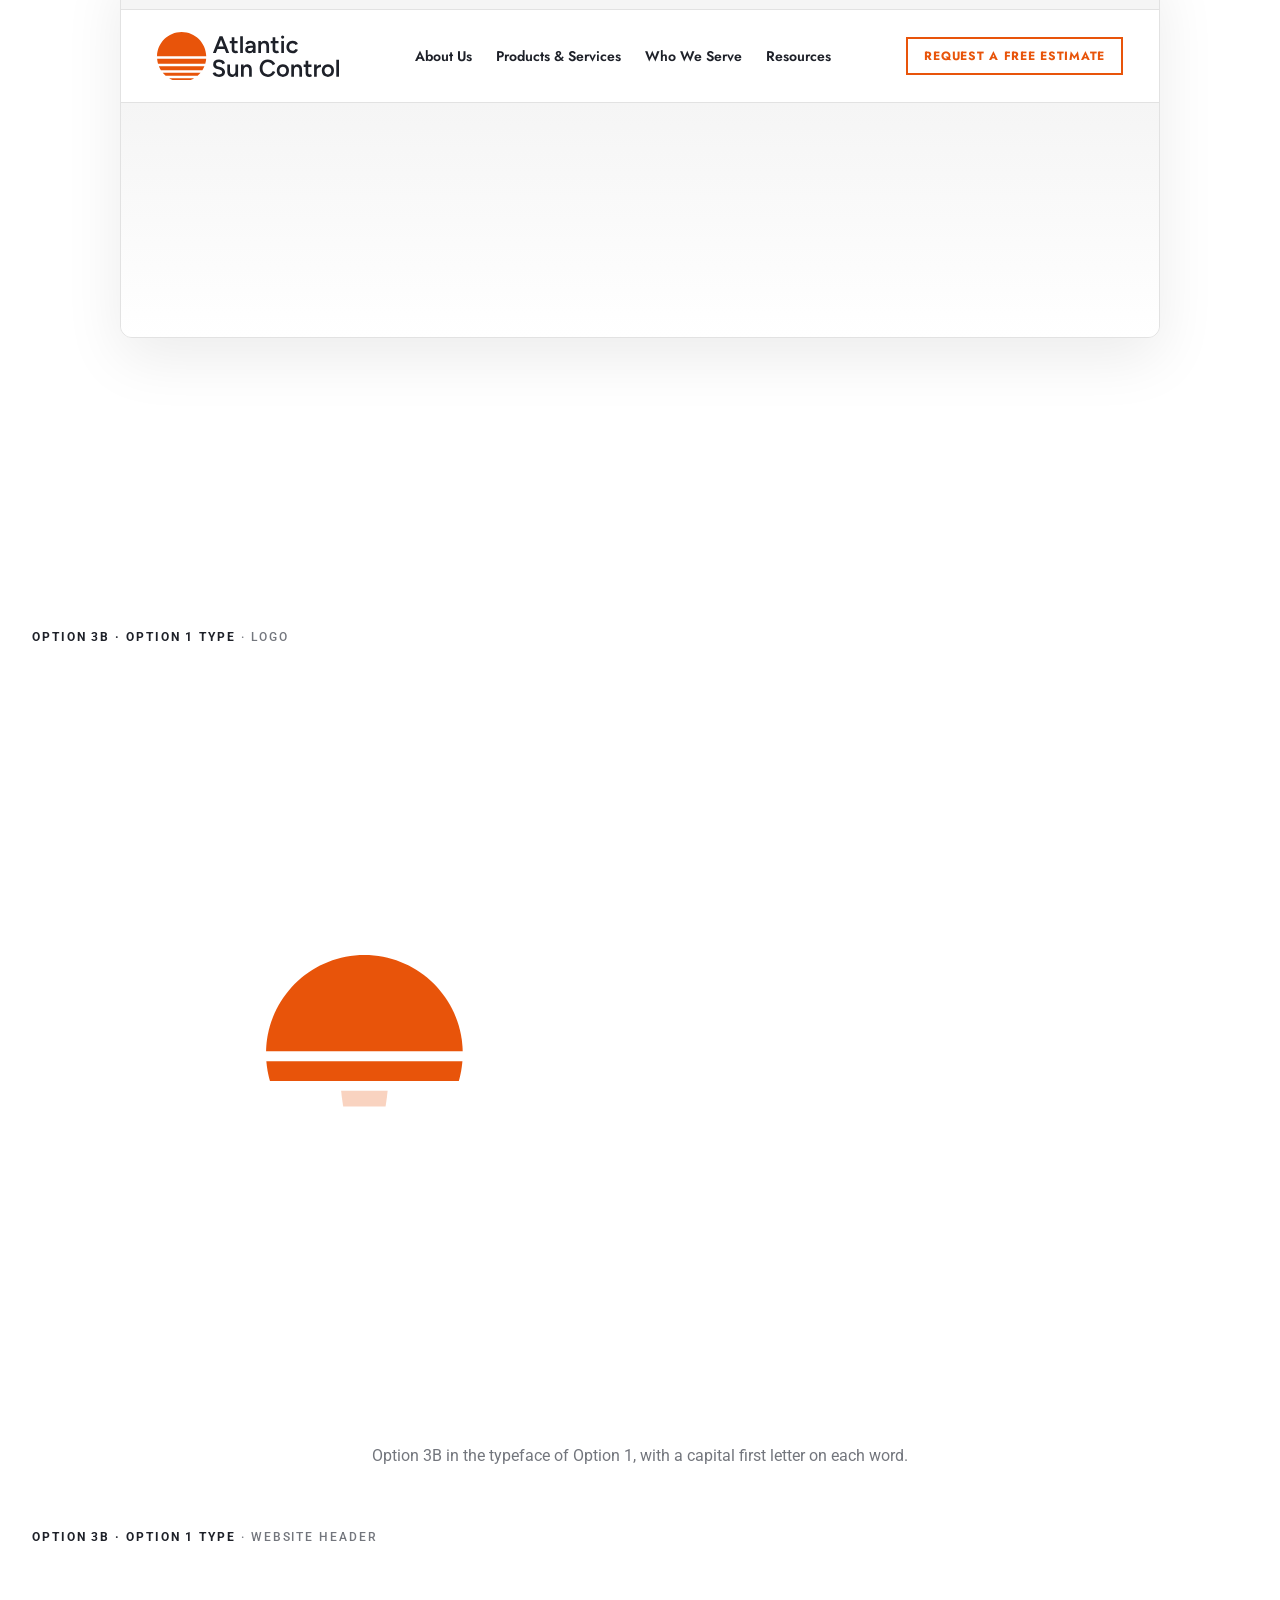
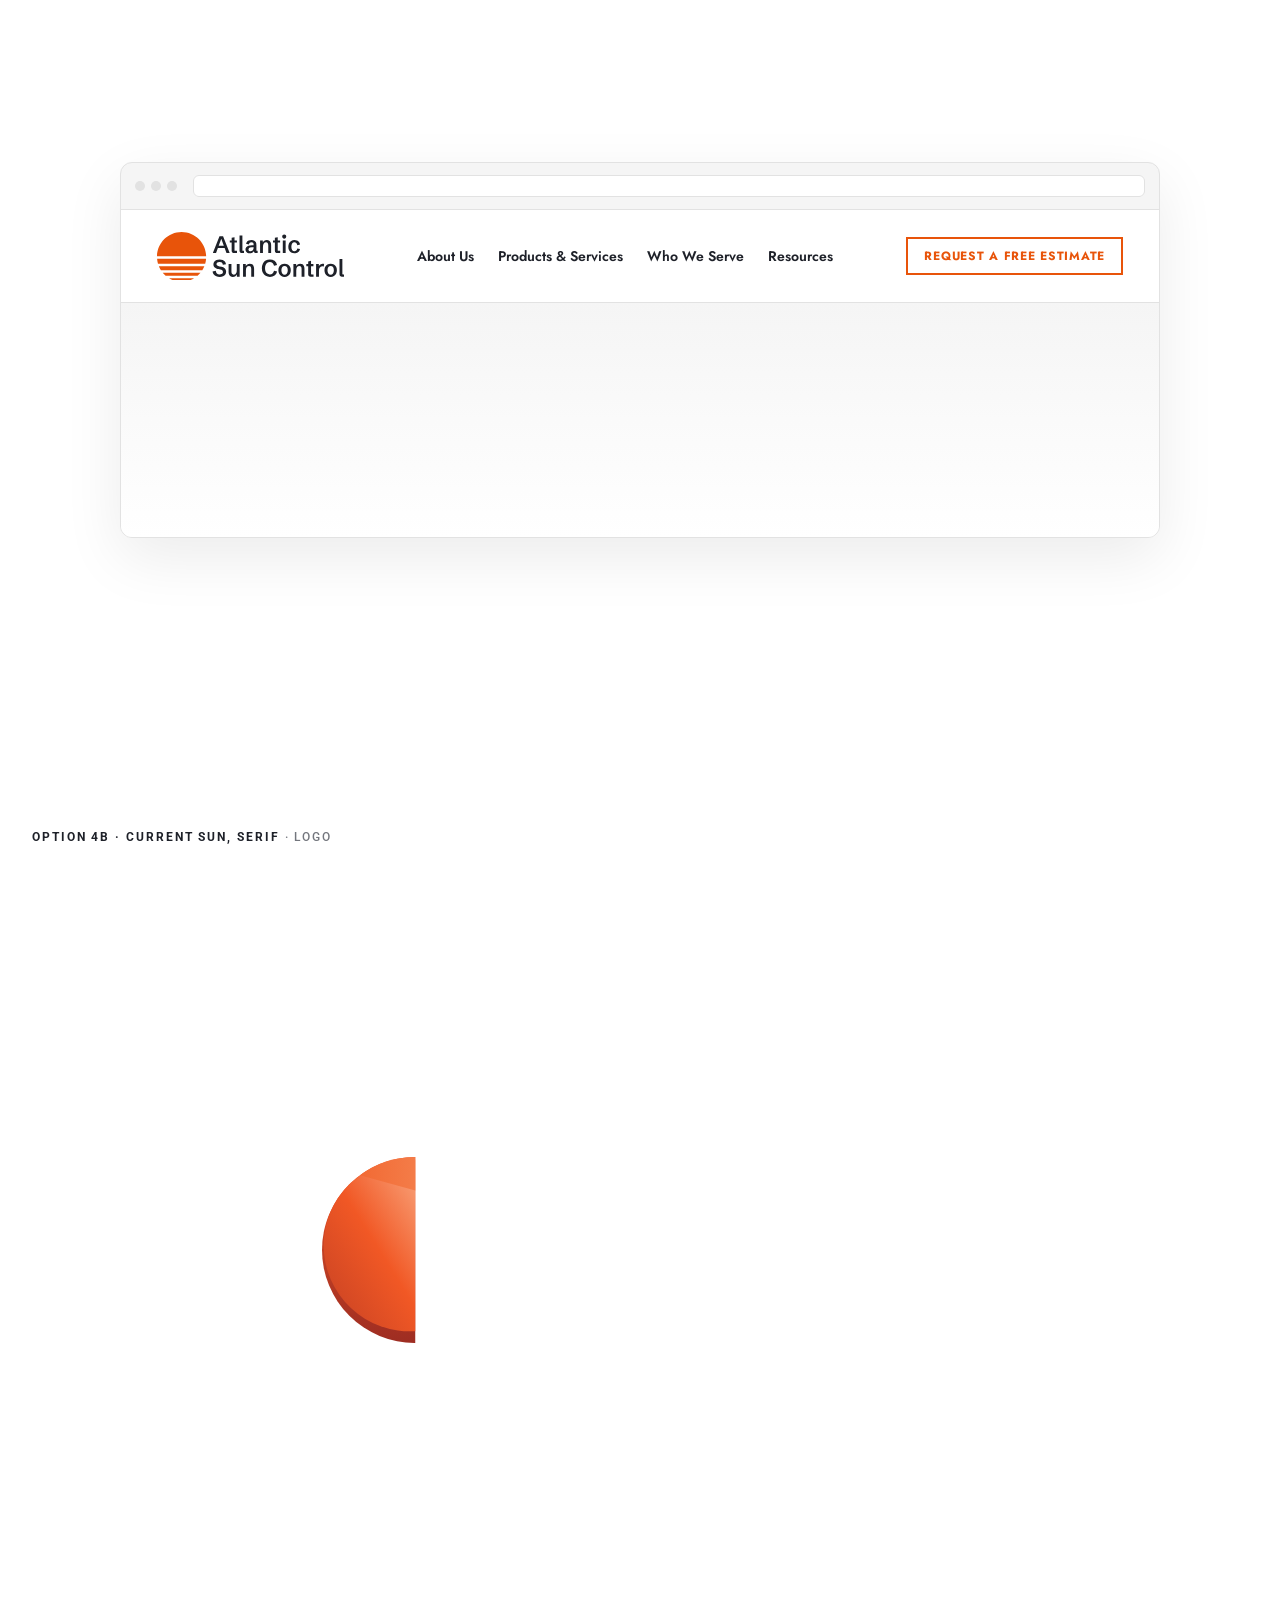
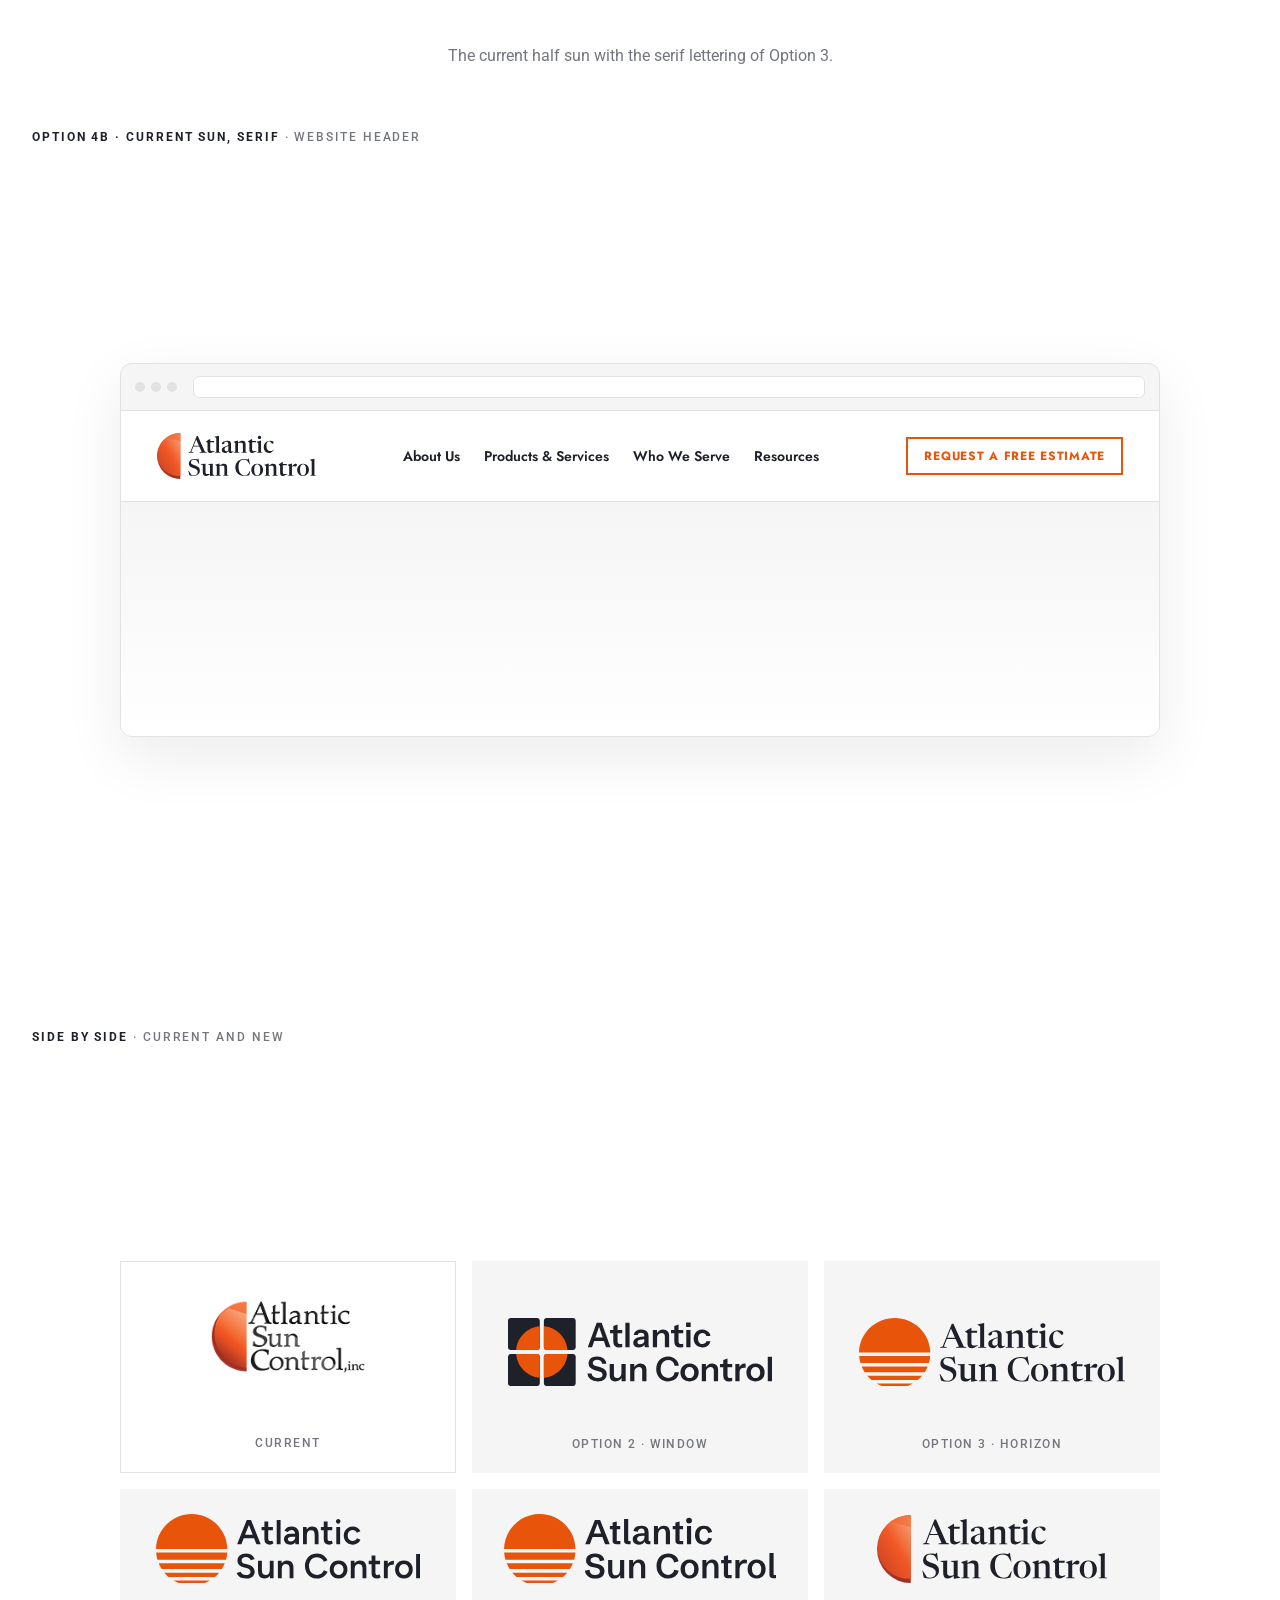
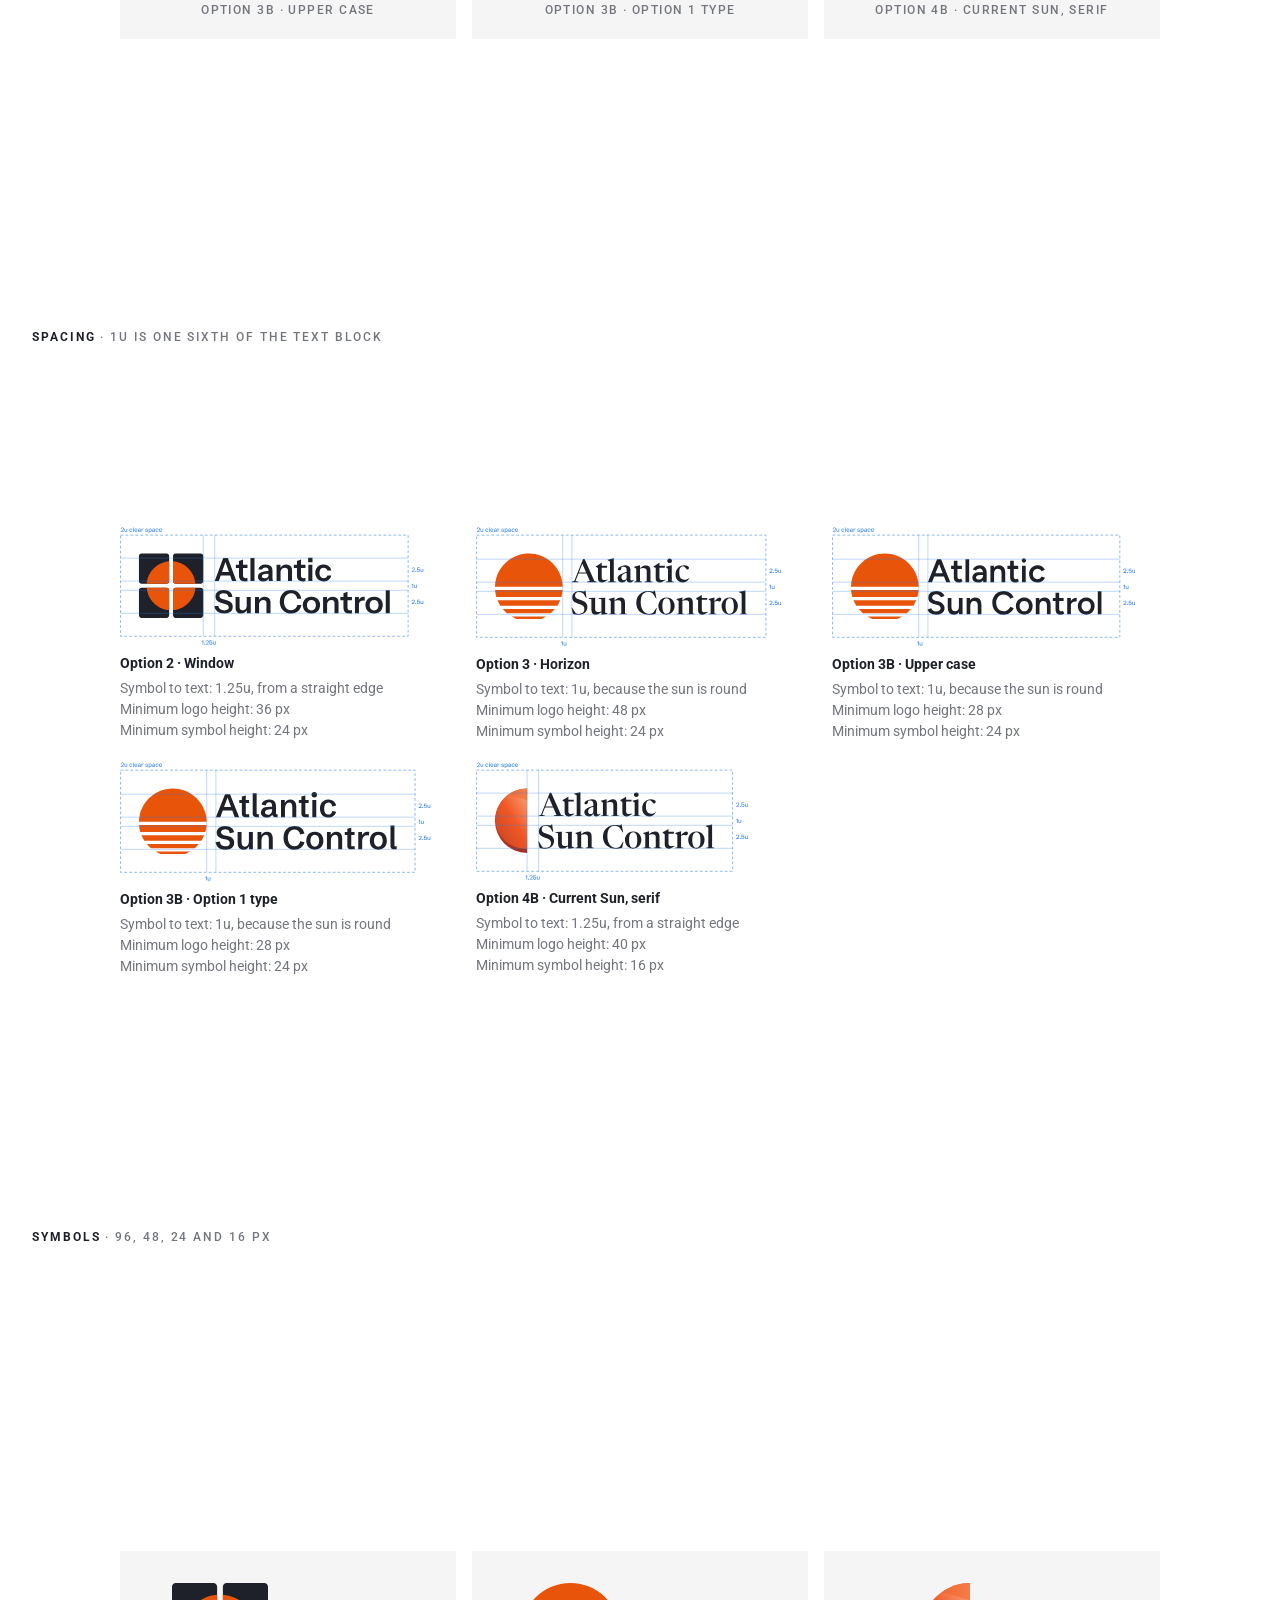
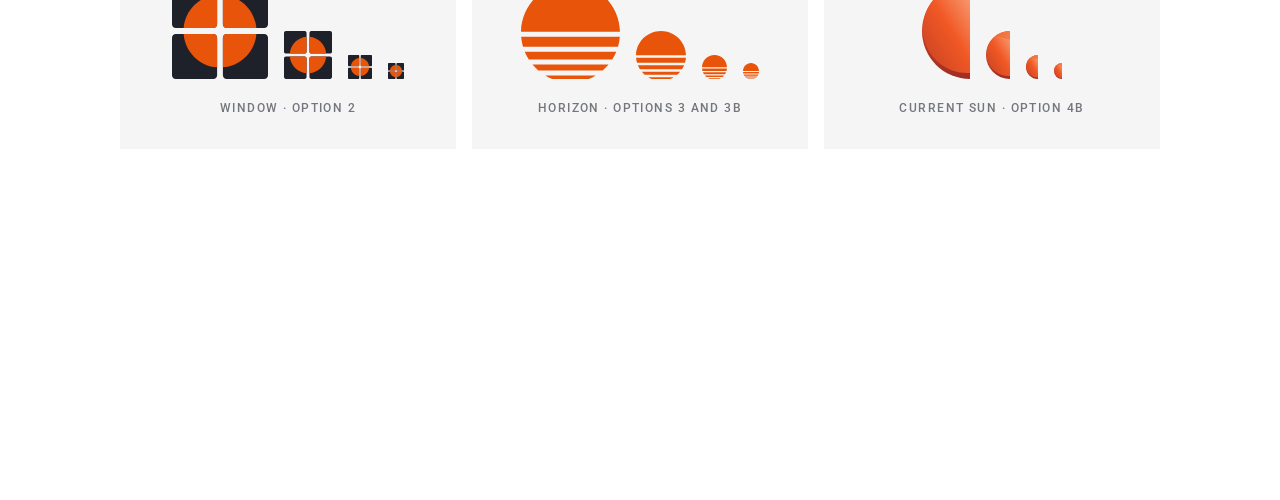
<file: logo/v2/index.html>
<!doctype html>
<html lang="en" data-theme="light">
<head>
<meta charset="utf-8">
<meta name="viewport" content="width=device-width,initial-scale=1">
<title>ASC Logo Proposal 2</title>
<meta name="robots" content="noindex">
<link rel="icon" href="option-2-window/svg/asc-symbol-option-2-window-light.svg?v=6">
<link rel="preconnect" href="https://fonts.googleapis.com">
<link rel="preconnect" href="https://fonts.gstatic.com" crossorigin>
<link rel="stylesheet" href="https://fonts.googleapis.com/css2?family=Jost:wght@600;700&family=Roboto:wght@400;500;700&display=swap">
<link rel="stylesheet" href="assets/logo.css?v=6">
<script src="assets/logo.js?v=6" defer></script>
</head>
<body>
<div class="toggle" role="group" aria-label="Background">
  <button type="button" data-set="light" aria-pressed="true">Light</button>
  <button type="button" data-set="dark" aria-pressed="false">Dark</button>
</div>

<nav class="dots" aria-label="Sections">
  <a href="#o2-logo" aria-label="Option 2 · Window · Logo"></a>
  <a href="#o2-header" aria-label="Option 2 · Window · Website header"></a>
  <span class="sep"></span>
  <a href="#o3-logo" aria-label="Option 3 · Horizon · Logo"></a>
  <a href="#o3-header" aria-label="Option 3 · Horizon · Website header"></a>
  <span class="sep"></span>
  <a href="#o3b-upper-logo" aria-label="Option 3B · Upper case · Logo"></a>
  <a href="#o3b-upper-header" aria-label="Option 3B · Upper case · Website header"></a>
  <span class="sep"></span>
  <a href="#o3b-type-logo" aria-label="Option 3B · Option 1 type · Logo"></a>
  <a href="#o3b-type-header" aria-label="Option 3B · Option 1 type · Website header"></a>
  <span class="sep"></span>
  <a href="#o4b-logo" aria-label="Option 4B · Current Sun, serif · Logo"></a>
  <a href="#o4b-header" aria-label="Option 4B · Current Sun, serif · Website header"></a>
  <span class="sep"></span>
  <a href="#compare" aria-label="Current logo and all options"></a>
  <a href="#spacing" aria-label="Spacing and minimum sizes"></a>
  <a href="#small" aria-label="Symbols at small sizes"></a>
</nav>

<main>
  <section class="screen" id="o2-logo">
    <p class="label"><b>Option 2 · Window</b> · Logo</p>
    <img class="w-2 on-light" src="option-2-window/animation/asc-logo-option-2-window-animated-light.svg?v=6" alt="Option 2 logo: Atlantic Sun Control with the sun seen through four panes">
    <img class="w-2 on-dark" src="option-2-window/animation/asc-logo-option-2-window-animated-dark.svg?v=6" alt="Option 2 logo: Atlantic Sun Control with the sun seen through four panes">
    <p class="idea">The four panes stand for Solar, Security, Graphics and Shades. Each lights up in turn until the sun is whole.</p>
  </section>

  <section class="screen" id="o2-header">
    <p class="label"><b>Option 2 · Window</b> · Website header</p>
    <div class="browser">
      <div class="browser-bar"><i></i><i></i><i></i><span></span></div>
      <div class="nav">
        <img class="w-2 on-light" src="option-2-window/svg/asc-logo-option-2-window-light.svg?v=6" alt="Option 2 logo">
        <img class="w-2 on-dark" src="option-2-window/svg/asc-logo-option-2-window-dark.svg?v=6" alt="Option 2 logo">
        <ul><li>About Us</li><li>Products &amp; Services</li><li>Who We Serve</li><li>Resources</li></ul>
        <span class="cta">Request a Free Estimate</span>
      </div>
      <div class="hero"></div>
    </div>
  </section>

  <section class="screen" id="o3-logo">
    <p class="label"><b>Option 3 · Horizon</b> · Logo</p>
    <img class="w-3 on-light" src="option-3-horizon/animation/asc-logo-option-3-horizon-animated-light.svg?v=6" alt="Option 3 logo: Atlantic Sun Control with a sun over water in bands">
    <img class="w-3 on-dark" src="option-3-horizon/animation/asc-logo-option-3-horizon-animated-dark.svg?v=6" alt="Option 3 logo: Atlantic Sun Control with a sun over water in bands">
    <p class="idea">The sun over the Atlantic. The bands read as its reflection on the water and as layers of film filtering the light.</p>
  </section>

  <section class="screen" id="o3-header">
    <p class="label"><b>Option 3 · Horizon</b> · Website header</p>
    <div class="browser">
      <div class="browser-bar"><i></i><i></i><i></i><span></span></div>
      <div class="nav">
        <img class="w-3 on-light" src="option-3-horizon/svg/asc-logo-option-3-horizon-light.svg?v=6" alt="Option 3 logo">
        <img class="w-3 on-dark" src="option-3-horizon/svg/asc-logo-option-3-horizon-dark.svg?v=6" alt="Option 3 logo">
        <ul><li>About Us</li><li>Products &amp; Services</li><li>Who We Serve</li><li>Resources</li></ul>
        <span class="cta">Request a Free Estimate</span>
      </div>
      <div class="hero"></div>
    </div>
  </section>

  <section class="screen" id="o3b-upper-logo">
    <p class="label"><b>Option 3B · Upper case</b> · Logo</p>
    <img class="w-3b-upper on-light" src="option-3b-horizon-title/animation/asc-logo-option-3b-horizon-title-animated-light.svg?v=6" alt="Option 3B logo: Atlantic Sun Control with a sun over water in bands">
    <img class="w-3b-upper on-dark" src="option-3b-horizon-title/animation/asc-logo-option-3b-horizon-title-animated-dark.svg?v=6" alt="Option 3B logo: Atlantic Sun Control with a sun over water in bands">
    <p class="idea">Option 3B with a capital first letter on each word.</p>
  </section>

  <section class="screen" id="o3b-upper-header">
    <p class="label"><b>Option 3B · Upper case</b> · Website header</p>
    <div class="browser">
      <div class="browser-bar"><i></i><i></i><i></i><span></span></div>
      <div class="nav">
        <img class="w-3b-upper on-light" src="option-3b-horizon-title/svg/asc-logo-option-3b-horizon-title-light.svg?v=6" alt="Option 3B logo">
        <img class="w-3b-upper on-dark" src="option-3b-horizon-title/svg/asc-logo-option-3b-horizon-title-dark.svg?v=6" alt="Option 3B logo">
        <ul><li>About Us</li><li>Products &amp; Services</li><li>Who We Serve</li><li>Resources</li></ul>
        <span class="cta">Request a Free Estimate</span>
      </div>
      <div class="hero"></div>
    </div>
  </section>

  <section class="screen" id="o3b-type-logo">
    <p class="label"><b>Option 3B · Option 1 type</b> · Logo</p>
    <img class="w-3b-type on-light" src="option-3b-horizon-grotesk/animation/asc-logo-option-3b-horizon-grotesk-animated-light.svg?v=6" alt="Option 3B logo: Atlantic Sun Control with a sun over water in bands">
    <img class="w-3b-type on-dark" src="option-3b-horizon-grotesk/animation/asc-logo-option-3b-horizon-grotesk-animated-dark.svg?v=6" alt="Option 3B logo: Atlantic Sun Control with a sun over water in bands">
    <p class="idea">Option 3B in the typeface of Option 1, with a capital first letter on each word.</p>
  </section>

  <section class="screen" id="o3b-type-header">
    <p class="label"><b>Option 3B · Option 1 type</b> · Website header</p>
    <div class="browser">
      <div class="browser-bar"><i></i><i></i><i></i><span></span></div>
      <div class="nav">
        <img class="w-3b-type on-light" src="option-3b-horizon-grotesk/svg/asc-logo-option-3b-horizon-grotesk-light.svg?v=6" alt="Option 3B logo">
        <img class="w-3b-type on-dark" src="option-3b-horizon-grotesk/svg/asc-logo-option-3b-horizon-grotesk-dark.svg?v=6" alt="Option 3B logo">
        <ul><li>About Us</li><li>Products &amp; Services</li><li>Who We Serve</li><li>Resources</li></ul>
        <span class="cta">Request a Free Estimate</span>
      </div>
      <div class="hero"></div>
    </div>
  </section>

  <section class="screen" id="o4b-logo">
    <p class="label"><b>Option 4B · Current Sun, serif</b> · Logo</p>
    <img class="w-4b on-light" src="option-4b-current-sun-serif/animation/asc-logo-option-4b-current-sun-serif-animated-light.svg?v=6" alt="Option 4B logo: Atlantic Sun Control with the current half sun">
    <img class="w-4b on-dark" src="option-4b-current-sun-serif/animation/asc-logo-option-4b-current-sun-serif-animated-dark.svg?v=6" alt="Option 4B logo: Atlantic Sun Control with the current half sun">
    <p class="idea">The current half sun with the serif lettering of Option 3.</p>
  </section>

  <section class="screen" id="o4b-header">
    <p class="label"><b>Option 4B · Current Sun, serif</b> · Website header</p>
    <div class="browser">
      <div class="browser-bar"><i></i><i></i><i></i><span></span></div>
      <div class="nav">
        <img class="w-4b on-light" src="option-4b-current-sun-serif/svg/asc-logo-option-4b-current-sun-serif-light.svg?v=6" alt="Option 4B logo">
        <img class="w-4b on-dark" src="option-4b-current-sun-serif/svg/asc-logo-option-4b-current-sun-serif-dark.svg?v=6" alt="Option 4B logo">
        <ul><li>About Us</li><li>Products &amp; Services</li><li>Who We Serve</li><li>Resources</li></ul>
        <span class="cta">Request a Free Estimate</span>
      </div>
      <div class="hero"></div>
    </div>
  </section>

  <section class="screen" id="compare">
    <p class="label"><b>Side by side</b> · Current and new</p>
    <div class="compare">
      <figure class="current">
        <img src="reference/current-logo.png" alt="Current Atlantic Sun Control logo" width="223" height="164">
        <figcaption>Current</figcaption>
      </figure>
      <figure>
        <img class="w-2 on-light" src="option-2-window/svg/asc-logo-option-2-window-light.svg?v=6" alt="Option 2 logo">
        <img class="w-2 on-dark" src="option-2-window/svg/asc-logo-option-2-window-dark.svg?v=6" alt="Option 2 logo">
        <figcaption>Option 2 · Window</figcaption>
      </figure>
      <figure>
        <img class="w-3 on-light" src="option-3-horizon/svg/asc-logo-option-3-horizon-light.svg?v=6" alt="Option 3 logo">
        <img class="w-3 on-dark" src="option-3-horizon/svg/asc-logo-option-3-horizon-dark.svg?v=6" alt="Option 3 logo">
        <figcaption>Option 3 · Horizon</figcaption>
      </figure>
      <figure>
        <img class="w-3b-upper on-light" src="option-3b-horizon-title/svg/asc-logo-option-3b-horizon-title-light.svg?v=6" alt="Option 3B logo">
        <img class="w-3b-upper on-dark" src="option-3b-horizon-title/svg/asc-logo-option-3b-horizon-title-dark.svg?v=6" alt="Option 3B logo">
        <figcaption>Option 3B · Upper case</figcaption>
      </figure>
      <figure>
        <img class="w-3b-type on-light" src="option-3b-horizon-grotesk/svg/asc-logo-option-3b-horizon-grotesk-light.svg?v=6" alt="Option 3B logo">
        <img class="w-3b-type on-dark" src="option-3b-horizon-grotesk/svg/asc-logo-option-3b-horizon-grotesk-dark.svg?v=6" alt="Option 3B logo">
        <figcaption>Option 3B · Option 1 type</figcaption>
      </figure>
      <figure>
        <img class="w-4b on-light" src="option-4b-current-sun-serif/svg/asc-logo-option-4b-current-sun-serif-light.svg?v=6" alt="Option 4B logo">
        <img class="w-4b on-dark" src="option-4b-current-sun-serif/svg/asc-logo-option-4b-current-sun-serif-dark.svg?v=6" alt="Option 4B logo">
        <figcaption>Option 4B · Current Sun, serif</figcaption>
      </figure>
    </div>
  </section>

  <section class="screen" id="spacing">
    <p class="label"><b>Spacing</b> · 1u is one sixth of the text block</p>
    <div class="spacing">
      <figure>
        <img class="on-light" src="construction/construction-option-2-window-light.svg?v=6" alt="Option 2 logo with its spacing grid and clear space">
        <img class="on-dark" src="construction/construction-option-2-window-dark.svg?v=6" alt="Option 2 logo with its spacing grid and clear space">
        <figcaption><b>Option 2 · Window</b>Symbol to text: 1.25u, from a straight edge<br>Minimum logo height: 36 px<br>Minimum symbol height: 24 px</figcaption>
      </figure>
      <figure>
        <img class="on-light" src="construction/construction-option-3-horizon-light.svg?v=6" alt="Option 3 logo with its spacing grid and clear space">
        <img class="on-dark" src="construction/construction-option-3-horizon-dark.svg?v=6" alt="Option 3 logo with its spacing grid and clear space">
        <figcaption><b>Option 3 · Horizon</b>Symbol to text: 1u, because the sun is round<br>Minimum logo height: 48 px<br>Minimum symbol height: 24 px</figcaption>
      </figure>
      <figure>
        <img class="on-light" src="construction/construction-option-3b-horizon-title-light.svg?v=6" alt="Option 3B logo with its spacing grid and clear space">
        <img class="on-dark" src="construction/construction-option-3b-horizon-title-dark.svg?v=6" alt="Option 3B logo with its spacing grid and clear space">
        <figcaption><b>Option 3B · Upper case</b>Symbol to text: 1u, because the sun is round<br>Minimum logo height: 28 px<br>Minimum symbol height: 24 px</figcaption>
      </figure>
      <figure>
        <img class="on-light" src="construction/construction-option-3b-horizon-grotesk-light.svg?v=6" alt="Option 3B logo with its spacing grid and clear space">
        <img class="on-dark" src="construction/construction-option-3b-horizon-grotesk-dark.svg?v=6" alt="Option 3B logo with its spacing grid and clear space">
        <figcaption><b>Option 3B · Option 1 type</b>Symbol to text: 1u, because the sun is round<br>Minimum logo height: 28 px<br>Minimum symbol height: 24 px</figcaption>
      </figure>
      <figure>
        <img class="on-light" src="construction/construction-option-4b-current-sun-serif-light.svg?v=6" alt="Option 4B logo with its spacing grid and clear space">
        <img class="on-dark" src="construction/construction-option-4b-current-sun-serif-dark.svg?v=6" alt="Option 4B logo with its spacing grid and clear space">
        <figcaption><b>Option 4B · Current Sun, serif</b>Symbol to text: 1.25u, from a straight edge<br>Minimum logo height: 40 px<br>Minimum symbol height: 16 px</figcaption>
      </figure>
    </div>
  </section>

  <section class="screen" id="small">
    <p class="label"><b>Symbols</b> · 96, 48, 24 and 16 px</p>
    <div class="small">
      <figure>
        <div class="sizes"><img class="s-l on-light" src="option-2-window/svg/asc-symbol-option-2-window-light.svg?v=6" alt=""><img class="s-l on-dark" src="option-2-window/svg/asc-symbol-option-2-window-dark.svg?v=6" alt=""><img class="s-m on-light" src="option-2-window/svg/asc-symbol-option-2-window-light.svg?v=6" alt=""><img class="s-m on-dark" src="option-2-window/svg/asc-symbol-option-2-window-dark.svg?v=6" alt=""><img class="s-s on-light" src="option-2-window/svg/asc-symbol-option-2-window-light.svg?v=6" alt=""><img class="s-s on-dark" src="option-2-window/svg/asc-symbol-option-2-window-dark.svg?v=6" alt=""><img class="s-xs on-light" src="option-2-window/svg/asc-symbol-option-2-window-light.svg?v=6" alt=""><img class="s-xs on-dark" src="option-2-window/svg/asc-symbol-option-2-window-dark.svg?v=6" alt=""></div>
        <figcaption>Window · Option 2</figcaption>
      </figure>
      <figure>
        <div class="sizes"><img class="s-l on-light" src="option-3-horizon/svg/asc-symbol-option-3-horizon-light.svg?v=6" alt=""><img class="s-l on-dark" src="option-3-horizon/svg/asc-symbol-option-3-horizon-dark.svg?v=6" alt=""><img class="s-m on-light" src="option-3-horizon/svg/asc-symbol-option-3-horizon-light.svg?v=6" alt=""><img class="s-m on-dark" src="option-3-horizon/svg/asc-symbol-option-3-horizon-dark.svg?v=6" alt=""><img class="s-s on-light" src="option-3-horizon/svg/asc-symbol-option-3-horizon-light.svg?v=6" alt=""><img class="s-s on-dark" src="option-3-horizon/svg/asc-symbol-option-3-horizon-dark.svg?v=6" alt=""><img class="s-xs on-light" src="option-3-horizon/svg/asc-symbol-option-3-horizon-light.svg?v=6" alt=""><img class="s-xs on-dark" src="option-3-horizon/svg/asc-symbol-option-3-horizon-dark.svg?v=6" alt=""></div>
        <figcaption>Horizon · Options 3 and 3B</figcaption>
      </figure>
      <figure>
        <div class="sizes"><img class="s-l on-light" src="option-4b-current-sun-serif/svg/asc-symbol-option-4b-current-sun-serif-light.svg?v=6" alt=""><img class="s-l on-dark" src="option-4b-current-sun-serif/svg/asc-symbol-option-4b-current-sun-serif-dark.svg?v=6" alt=""><img class="s-m on-light" src="option-4b-current-sun-serif/svg/asc-symbol-option-4b-current-sun-serif-light.svg?v=6" alt=""><img class="s-m on-dark" src="option-4b-current-sun-serif/svg/asc-symbol-option-4b-current-sun-serif-dark.svg?v=6" alt=""><img class="s-s on-light" src="option-4b-current-sun-serif/svg/asc-symbol-option-4b-current-sun-serif-light.svg?v=6" alt=""><img class="s-s on-dark" src="option-4b-current-sun-serif/svg/asc-symbol-option-4b-current-sun-serif-dark.svg?v=6" alt=""><img class="s-xs on-light" src="option-4b-current-sun-serif/svg/asc-symbol-option-4b-current-sun-serif-light.svg?v=6" alt=""><img class="s-xs on-dark" src="option-4b-current-sun-serif/svg/asc-symbol-option-4b-current-sun-serif-dark.svg?v=6" alt=""></div>
        <figcaption>Current Sun · Option 4B</figcaption>
      </figure>
    </div>
  </section>
</main>
</body>
</html>
</file>
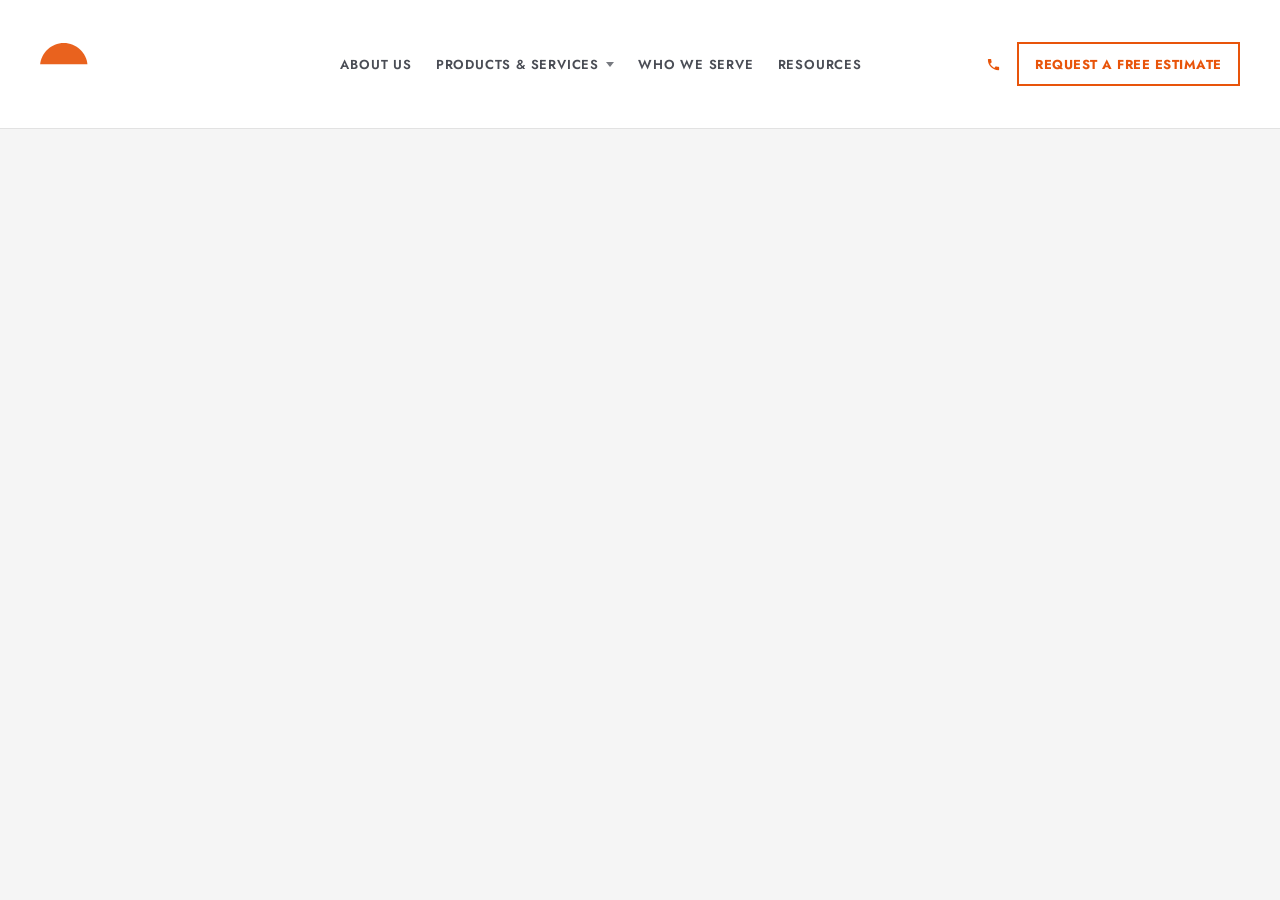
<file: menu.html>
<!DOCTYPE html>
<html lang="en">
<head>
<meta charset="UTF-8">
<meta name="viewport" content="width=device-width, initial-scale=1.0">
<title>Mega Menu | Atlantic Sun Control</title>
<meta name="robots" content="noindex">
<link rel="icon" href="assets/brand/favicon.svg?v=1" type="image/svg+xml">
<link rel="icon" href="assets/brand/favicon-32.png?v=1" sizes="32x32" type="image/png">
<link rel="apple-touch-icon" href="assets/brand/apple-touch-icon.png?v=1">
<link rel="preconnect" href="https://fonts.googleapis.com">
<link rel="preconnect" href="https://fonts.gstatic.com" crossorigin>
<link href="https://fonts.googleapis.com/css2?family=Jost:wght@600;700&family=Roboto:wght@400;500;700&display=swap" rel="stylesheet">
<link rel="stylesheet" href="assets/menu/page.css?v=2">
<link rel="stylesheet" href="assets/menu/menu.css?v=25">
<script src="assets/menu/menu.js?v=7" defer></script>
</head>
<body>

<!-- ============================================================
     MENU (shared with homepage-option-2.html)
     ============================================================ -->
<div class="asc-bar" id="ascBar">
  <div class="asc-bar__inner">
    <a class="asc-logo" href="#top" aria-label="Atlantic Sun Control - home">
      <img src="assets/brand/asc-logo-animated-once.svg?v=1" alt="Atlantic Sun Control" width="909" height="237">
    </a>
    <ul class="asc-nav" id="ascNav"></ul>
    <div class="asc-actions">
      <a class="asc-tel" href="tel:5718328571">
        <svg viewBox="0 0 24 24" aria-hidden="true"><path d="M6.6 10.8c1.4 2.8 3.8 5.1 6.6 6.6l2.2-2.2c.3-.3.7-.4 1-.2 1.2.4 2.4.6 3.6.6.6 0 1 .4 1 1V20c0 .6-.4 1-1 1C10.6 21 3 13.4 3 4c0-.6.4-1 1-1h3.4c.6 0 1 .4 1 1 0 1.3.2 2.5.6 3.6.1.3 0 .7-.2 1l-2.2 2.2z"/></svg>
        <span class="asc-tel-num">(571) 832-8571</span>
      </a>
      <a class="asc-cta" href="https://atlanticsun.tintprogroup.com/portal/contact/" target="_blank" rel="noopener">Request a Free Estimate</a>
    </div>
    <button class="asc-burger" id="ascBurger" type="button" aria-label="Open menu" aria-expanded="false" aria-controls="ascMnav"><i></i></button>
  </div>
  <div class="asc-panel" id="ascPanel" role="region" aria-label="Products and services"></div>
  <nav class="asc-mnav" id="ascMnav" aria-label="Mobile menu" hidden></nav>
</div>

</body>
</html>
</file>
<file: logo/assets/logo.css>
/* =========================================================================
   Atlantic Sun Control — Logo proposal page
   ========================================================================= */
:root {
  --ink: #1E2129; --orange: #E8540A;
  --bg: #FFFFFF; --fg: #1E2129; --muted: #73767D; --line: #E2E2E2; --surface: #F5F5F5;
  /* One scale for every logo, so the sun and the text height match across options */
  --u: min(.8px, calc((100vw - 112px) / 949));
}
:root[data-theme="dark"] {
  --bg: #0B0B0B; --fg: #FFFFFF; --muted: #8E9096; --line: #2A2B2E; --surface: #17181B;
}
* { box-sizing: border-box; }
html { scroll-snap-type: y mandatory; scroll-behavior: smooth; }
body { margin: 0; background: var(--bg); color: var(--fg); font: 16px/1.5 'Roboto', Arial, sans-serif; transition: background .3s, color .3s; }
img { display: block; height: auto; max-width: 100%; }

/* Logo file per theme */
[data-theme="light"] .on-dark, [data-theme="dark"] .on-light { display: none; }

/* Logo widths, in the shared scale */
.w-1 { width: calc(var(--u) * 946); }
.w-2 { width: calc(var(--u) * 910); }
.w-3 { width: calc(var(--u) * 917); }
.w-4 { width: calc(var(--u) * 788); }
.w-3b { width: calc(var(--u) * 909); }
.w-4b { width: calc(var(--u) * 796); }

/* Screens */
.screen { position: relative; display: grid; place-items: center; height: 100vh; height: 100svh; padding: 72px 64px; scroll-snap-align: start; }
.label { position: absolute; top: 28px; left: 32px; margin: 0; font-size: 12px; font-weight: 500; letter-spacing: .16em; text-transform: uppercase; color: var(--muted); }
.label b { font-weight: 700; color: var(--fg); }
.idea { position: absolute; bottom: 32px; left: 50%; width: min(620px, calc(100% - 112px)); margin: 0; font-size: 16px; text-align: center; color: var(--muted); transform: translateX(-50%); }

/* Website header mock */
.browser { width: min(1040px, 100%); overflow: hidden; background: var(--surface); border: 1px solid var(--line); border-radius: 12px; box-shadow: 0 20px 60px rgba(0, 0, 0, .08); }
.browser-bar { display: flex; align-items: center; gap: 6px; padding: 12px 14px; border-bottom: 1px solid var(--line); }
.browser-bar i { width: 10px; height: 10px; background: var(--line); border-radius: 50%; }
.browser-bar span { flex: 1; height: 22px; margin-left: 10px; background: var(--bg); border: 1px solid var(--line); border-radius: 6px; }
.nav { display: flex; align-items: center; justify-content: space-between; gap: 24px; padding: 22px clamp(16px, 3vw, 36px); background: var(--bg); border-bottom: 1px solid var(--line); }
.nav { --u: .275px; }
.nav img { flex: none; max-width: none; }
.nav ul { display: flex; gap: 24px; margin: 0; padding: 0; font: 600 14px/1.2 'Jost', Arial, sans-serif; list-style: none; white-space: nowrap; }
.cta { padding: 11px 16px; font: 700 12px/1 'Jost', Arial, sans-serif; letter-spacing: .06em; color: var(--orange); white-space: nowrap; text-transform: uppercase; border: 2px solid var(--orange); }
.hero { height: clamp(120px, 26vh, 260px); background: linear-gradient(180deg, var(--surface), var(--bg)); }

/* Current logo next to the options */
.compare { --u: min(.29px, calc((100vw - 240px) / 3 / 960)); display: grid; grid-template-columns: repeat(3, minmax(0, 1fr)); gap: 16px; width: min(1040px, 100%); margin: 0; }
.compare figure { display: grid; grid-template-rows: 1fr auto; place-items: center; gap: 12px; min-height: 150px; margin: 0; padding: 20px; background: var(--surface); }
.compare .current { grid-column: 1 / -1; background: #FFFFFF; border: 1px solid var(--line); }
.compare .current img { width: 190px; }
.compare figcaption { font-size: 12px; text-align: center; font-weight: 500; letter-spacing: .12em; text-transform: uppercase; color: var(--muted); }

/* Spacing */
.spacing { display: grid; grid-template-columns: repeat(3, minmax(0, 1fr)); gap: 16px 28px; width: min(1040px, 100%); }
.spacing figure { display: grid; gap: 4px; margin: 0; }
.spacing img { width: 100%; }
.spacing figcaption { font-size: 14px; color: var(--muted); }
.spacing b { display: block; margin-bottom: 4px; font-weight: 700; color: var(--fg); }

/* Symbols at small sizes */
.small { display: grid; grid-template-columns: repeat(2, minmax(0, 1fr)); gap: 16px; width: min(1040px, 100%); }
.small figure { display: grid; justify-items: center; gap: 20px; margin: 0; padding: 32px 16px; background: var(--surface); }
.small figcaption { font-size: 12px; font-weight: 500; letter-spacing: .12em; text-transform: uppercase; color: var(--muted); }
.sizes { display: flex; align-items: flex-end; gap: 16px; }
.sizes img { width: auto; max-width: none; }
.s-l { height: 96px; }
.s-m { height: 48px; }
.s-s { height: 24px; }
.s-xs { height: 16px; }

/* Light / dark toggle */
.toggle { position: fixed; top: 20px; right: 24px; z-index: 10; display: flex; padding: 3px; background: var(--bg); border: 1px solid var(--line); border-radius: 999px; }
.toggle button { padding: 8px 14px; font: 500 12px/1 'Roboto', Arial, sans-serif; letter-spacing: .08em; color: var(--muted); text-transform: uppercase; cursor: pointer; background: none; border: 0; border-radius: 999px; }
.toggle button[aria-pressed="true"] { color: var(--bg); background: var(--fg); }

/* Section dots */
.dots { position: fixed; top: 50%; right: 24px; z-index: 10; display: flex; flex-direction: column; gap: 14px; transform: translateY(-50%); }
.dots a { display: block; width: 10px; height: 10px; border: 1.5px solid var(--muted); border-radius: 50%; }
.dots a.active { background: var(--orange); border-color: var(--orange); }
.dots .sep { height: 10px; }

@media (max-width: 1180px) {
  .nav ul { display: none; }
}
@media (max-width: 760px) {
  :root { --u: min(.3px, calc((100vw - 76px) / 960)); }
  .screen { height: auto; min-height: 100vh; min-height: 100svh; padding: 72px 36px 72px 24px; }
  .label { left: 20px; max-width: calc(100vw - 190px); }
  .toggle { top: 16px; right: 16px; }
  .dots { right: 12px; }
  .cta { display: none; }
  .nav { --u: .215px; }
  .idea { bottom: 24px; width: calc(100% - 72px); font-size: 14px; }
  .compare { --u: calc((100vw - 92px) / 2 / 960); grid-template-columns: repeat(2, minmax(0, 1fr)); gap: 8px; }
  .compare figure { min-height: 0; padding: 12px; gap: 6px; }
  .compare .current img { width: 96px; }
  .compare figcaption { font-size: 10px; }
  .spacing { grid-template-columns: minmax(0, 1fr); }
  .spacing img { width: 100%; }
  .small { grid-template-columns: minmax(0, 1fr); gap: 8px; }
  .small figure { padding: 16px; gap: 12px; }
  .spacing figcaption { font-size: 13px; }
  .s-l { height: 64px; }
}

/* Large displays: same layout, scaled up */
@media (min-width: 2560px) {
  :root { --u: 1.2px; }
  .browser, .compare, .spacing, .small, .label, .toggle, .dots, .idea { zoom: 1.5; }
}
@media (min-width: 3840px) {
  :root { --u: 1.8px; }
  .browser, .compare, .spacing, .small, .label, .toggle, .dots, .idea { zoom: 2.25; }
}
@media (min-width: 5120px) {
  :root { --u: 2.4px; }
  .browser, .compare, .spacing, .small, .label, .toggle, .dots, .idea { zoom: 3; }
}
</file>
<file: logo/v2/assets/logo.css>
/* =========================================================================
   Atlantic Sun Control — Logo proposal page, round 2
   ========================================================================= */
:root {
  --ink: #1E2129; --orange: #E8540A;
  --bg: #FFFFFF; --fg: #1E2129; --muted: #73767D; --line: #E2E2E2; --surface: #F5F5F5;
  /* One scale for every logo, so the sun and the text height match across options */
  --u: min(.8px, calc((100vw - 112px) / 938));
}
:root[data-theme="dark"] {
  --bg: #0B0B0B; --fg: #FFFFFF; --muted: #8E9096; --line: #2A2B2E; --surface: #17181B;
}
* { box-sizing: border-box; }
html { scroll-snap-type: y mandatory; scroll-behavior: smooth; }
body { margin: 0; background: var(--bg); color: var(--fg); font: 16px/1.5 'Roboto', Arial, sans-serif; transition: background .3s, color .3s; }
img { display: block; height: auto; max-width: 100%; }

/* Logo file per theme */
[data-theme="light"] .on-dark, [data-theme="dark"] .on-light { display: none; }

/* Logo widths, in the shared scale */
.w-2 { width: calc(var(--u) * 910); }
.w-3 { width: calc(var(--u) * 917); }
.w-3b-upper { width: calc(var(--u) * 909); }
.w-3b-type { width: calc(var(--u) * 935); }
.w-4b { width: calc(var(--u) * 796); }

/* Screens */
.screen { position: relative; display: grid; place-items: center; height: 100vh; height: 100svh; padding: 72px 64px; scroll-snap-align: start; }
.label { position: absolute; top: 28px; left: 32px; margin: 0; font-size: 12px; font-weight: 500; letter-spacing: .16em; text-transform: uppercase; color: var(--muted); }
.label b { font-weight: 700; color: var(--fg); }
.idea { position: absolute; bottom: 32px; left: 50%; width: min(620px, calc(100% - 112px)); margin: 0; font-size: 16px; text-align: center; color: var(--muted); transform: translateX(-50%); }

/* Website header mock */
.browser { width: min(1040px, 100%); overflow: hidden; background: var(--surface); border: 1px solid var(--line); border-radius: 12px; box-shadow: 0 20px 60px rgba(0, 0, 0, .08); }
.browser-bar { display: flex; align-items: center; gap: 6px; padding: 12px 14px; border-bottom: 1px solid var(--line); }
.browser-bar i { width: 10px; height: 10px; background: var(--line); border-radius: 50%; }
.browser-bar span { flex: 1; height: 22px; margin-left: 10px; background: var(--bg); border: 1px solid var(--line); border-radius: 6px; }
.nav { display: flex; align-items: center; justify-content: space-between; gap: 24px; padding: 22px clamp(16px, 3vw, 36px); background: var(--bg); border-bottom: 1px solid var(--line); }
.nav { --u: .2px; }
.nav img { flex: none; max-width: none; }
.nav ul { display: flex; gap: 24px; margin: 0; padding: 0; font: 600 14px/1.2 'Jost', Arial, sans-serif; list-style: none; white-space: nowrap; }
.cta { padding: 11px 16px; font: 700 12px/1 'Jost', Arial, sans-serif; letter-spacing: .06em; color: var(--orange); white-space: nowrap; text-transform: uppercase; border: 2px solid var(--orange); }
.hero { height: clamp(120px, 26vh, 260px); background: linear-gradient(180deg, var(--surface), var(--bg)); }

/* Current logo next to the options */
.compare { --u: min(.29px, calc((100vw - 240px) / 3 / 960)); display: grid; grid-template-columns: repeat(3, minmax(0, 1fr)); gap: 16px; width: min(1040px, 100%); margin: 0; }
.compare figure { display: grid; grid-template-rows: 1fr auto; place-items: center; gap: 12px; min-height: 150px; margin: 0; padding: 20px; background: var(--surface); }
.compare .current { background: #FFFFFF; border: 1px solid var(--line); }
.compare .current img { width: 190px; }
.compare figcaption { font-size: 12px; text-align: center; font-weight: 500; letter-spacing: .12em; text-transform: uppercase; color: var(--muted); }

/* Spacing */
.spacing { display: grid; grid-template-columns: repeat(3, minmax(0, 1fr)); gap: 16px 28px; width: min(1040px, 100%); }
.spacing figure { display: grid; gap: 4px; margin: 0; }
.spacing img { width: 100%; }
.spacing figcaption { font-size: 14px; color: var(--muted); }
.spacing b { display: block; margin-bottom: 4px; font-weight: 700; color: var(--fg); }

/* Symbols at small sizes */
.small { display: grid; grid-template-columns: repeat(3, minmax(0, 1fr)); gap: 16px; width: min(1040px, 100%); }
.small figure { display: grid; justify-items: center; gap: 20px; margin: 0; padding: 32px 16px; background: var(--surface); }
.small figcaption { font-size: 12px; font-weight: 500; letter-spacing: .12em; text-transform: uppercase; color: var(--muted); }
.sizes { display: flex; align-items: flex-end; gap: 16px; }
.sizes img { width: auto; max-width: none; }
.s-l { height: 96px; }
.s-m { height: 48px; }
.s-s { height: 24px; }
.s-xs { height: 16px; }

/* Light / dark toggle */
.toggle { position: fixed; top: 20px; right: 24px; z-index: 10; display: flex; padding: 3px; background: var(--bg); border: 1px solid var(--line); border-radius: 999px; }
.toggle button { padding: 8px 14px; font: 500 12px/1 'Roboto', Arial, sans-serif; letter-spacing: .08em; color: var(--muted); text-transform: uppercase; cursor: pointer; background: none; border: 0; border-radius: 999px; }
.toggle button[aria-pressed="true"] { color: var(--bg); background: var(--fg); }

/* Section dots */
.dots { position: fixed; top: 50%; right: 24px; z-index: 10; display: flex; flex-direction: column; gap: 14px; transform: translateY(-50%); }
.dots a { display: block; width: 10px; height: 10px; border: 1.5px solid var(--muted); border-radius: 50%; }
.dots a.active { background: var(--orange); border-color: var(--orange); }
.dots .sep { height: 10px; }

@media (max-width: 1180px) {
  .nav ul { display: none; }
}
@media (max-width: 1000px) {
  .small { grid-template-columns: minmax(0, 1fr); gap: 8px; }
  .small figure { padding: 16px; gap: 12px; }
}
@media (max-width: 760px) {
  :root { --u: min(.3px, calc((100vw - 76px) / 960)); }
  .screen { height: auto; min-height: 100vh; min-height: 100svh; padding: 72px 36px 72px 24px; }
  .label { left: 20px; max-width: calc(100vw - 190px); }
  .toggle { top: 16px; right: 16px; }
  .dots { right: 12px; }
  .cta { display: none; }
  .nav { --u: .17px; }
  .idea { bottom: 24px; width: calc(100% - 72px); font-size: 14px; }
  .compare { --u: calc((100vw - 92px) / 2 / 960); grid-template-columns: repeat(2, minmax(0, 1fr)); gap: 8px; }
  .compare figure { min-height: 0; padding: 12px; gap: 6px; }
  .compare .current img { width: 96px; }
  .compare figcaption { font-size: 10px; }
  .spacing { grid-template-columns: minmax(0, 1fr); }
  .spacing img { width: 100%; }
  .small { grid-template-columns: minmax(0, 1fr); gap: 8px; }
  .small figure { padding: 16px; gap: 12px; }
  .spacing figcaption { font-size: 13px; }
  .s-l { height: 64px; }
}

/* Large displays: same layout, scaled up */
@media (min-width: 2560px) {
  :root { --u: 1.2px; }
  .browser, .compare, .spacing, .small, .label, .toggle, .dots, .idea { zoom: 1.5; }
}
@media (min-width: 3840px) {
  :root { --u: 1.8px; }
  .browser, .compare, .spacing, .small, .label, .toggle, .dots, .idea { zoom: 2.25; }
}
@media (min-width: 5120px) {
  :root { --u: 2.4px; }
  .browser, .compare, .spacing, .small, .label, .toggle, .dots, .idea { zoom: 3; }
}
</file>
<file: assets/menu/page.css>
/* =========================================================================
   menu.html — page backdrop for previewing the menu on its own
   ========================================================================= */
*,*::before,*::after{box-sizing:border-box}
html{-webkit-text-size-adjust:100%}
body{margin:0;min-height:100vh;font-family:'Roboto',Arial,sans-serif;color:#4a4d55;background:#f5f5f5;-webkit-font-smoothing:antialiased}
:focus-visible{outline:3px solid #E8540A;outline-offset:3px}

/* Same large-display scaling as the homepage */
@media (min-width:1920px){body{zoom:1.0625}}
@media (min-width:2560px){body{zoom:1.25}}
@media (min-width:3440px){body{zoom:1.5}}
@media (min-width:3840px){body{zoom:1.75}}
@media (min-width:5120px){body{zoom:2.25}}
</file>
<file: assets/menu/menu.css>
/* =========================================================================
   Atlantic Sun Control — Mega menu
   menu.css — navbar, Products & Services dropdown and mobile drawer.
   Shared by menu.html and homepage-option-2.html; the tokens are scoped to
   the bar and use the homepage palette, so it looks the same on any page.
   ========================================================================= */

/* ---------------------------------------------------------------------
   1. Tokens + scoped reset
   --------------------------------------------------------------------- */
.asc-bar{
  --ink:#1e2129; --slate:#4a4d55;
  --orange:#E8540A; --orange-hi:#ff6b1a; --orange-soft:#fdf1ea;
  --white:#fff; --bg-light:#f5f5f5; --line-lt:#e2e2e2;
  --mega:#e9e9e9; /* grey of the open tab and the mega panel */
  --ease:cubic-bezier(.22,.61,.36,1); --ease-out:cubic-bezier(.2,.7,.2,1);
  --wrap:1280px; --gut:40px; /* same content edge as the page's .wrap */
  --logo-h:46px; /* height of the logo, 3B: the sun and both lines of the name */
}
@media (max-width:980px){.asc-bar{--gut:32px}}
@media (max-width:600px){.asc-bar{--gut:20px}}
.asc-bar *,.asc-bar *::before,.asc-bar *::after{box-sizing:border-box;margin:0;padding:0}
.asc-bar ul{list-style:none}
.asc-bar img{display:block;max-width:100%}

/* ---------------------------------------------------------------------
   2. Bar
   --------------------------------------------------------------------- */
.asc-bar{position:sticky;top:0;z-index:150;background:var(--white);border-bottom:1px solid var(--line-lt);transition:border-color .15s var(--ease)}
/* while the mega menu is open the bar flows straight into it: no dividing line */
.asc-bar:has(.asc-panel.is-open){border-bottom-color:var(--mega)}
.asc-bar__inner{position:relative;max-width:var(--wrap);margin:0 auto;padding:0 var(--gut);display:flex;align-items:center;gap:20px;min-height:128px}

/* The SVG logo has no blank space around it, so it sits on the content edge as is.
   It plays its animation once when the page loads, then stays still. */
.asc-logo{flex:0 0 auto;display:inline-flex;align-items:center}
.asc-logo img{height:var(--logo-h);width:auto}

/* ---------------------------------------------------------------------
   3. Top links
   --------------------------------------------------------------------- */
.asc-nav{flex:1 1 auto;align-self:stretch;display:flex;align-items:center;justify-content:center;gap:4px;min-width:0}
.asc-nav > li{flex:0 0 auto;align-self:stretch;display:flex;align-items:center;position:relative;isolation:isolate}
.asc-navbtn{position:relative;display:inline-flex;align-items:center;gap:7px;min-height:44px;padding:0 15px;background:none;border:0;cursor:pointer;text-decoration:none;white-space:nowrap;font:600 13px/1 'Jost',sans-serif;letter-spacing:1.3px;text-transform:uppercase;color:var(--slate);transition:color .2s var(--ease)}
.asc-navbtn::after{content:'';position:absolute;left:15px;right:15px;bottom:13px;height:2px;background:var(--orange);transform:scaleX(0);transform-origin:left;transition:transform .22s var(--ease)}
.asc-navbtn:hover,.asc-navbtn[aria-expanded="true"]{color:var(--ink)}
.asc-navbtn:hover::after{transform:scaleX(1)}
/* the open item becomes a grey tab: the mega panel's colour rises up around it, no orange bar */
.asc-nav > li::before{content:'';position:absolute;inset:0;z-index:-1;background:var(--mega);opacity:0;transition:opacity .15s var(--ease)}
.asc-nav > li:has(> .asc-navbtn[aria-expanded="true"])::before{opacity:1}
.asc-navbtn[aria-expanded="true"]::after{transform:scaleX(0)}
.asc-caret{width:0;height:0;border-left:4px solid transparent;border-right:4px solid transparent;border-top:5px solid currentColor;opacity:.75;transition:transform .2s var(--ease)}
.asc-navbtn[aria-expanded="true"] .asc-caret{transform:rotate(180deg)}

/* ---------------------------------------------------------------------
   4. Phone + buttons (match the page's .btn--primary / .btn--line)
   --------------------------------------------------------------------- */
.asc-actions{flex:0 0 auto;display:flex;align-items:center;gap:16px}
.asc-tel{display:inline-flex;align-items:center;gap:8px;color:var(--ink);text-decoration:none;white-space:nowrap;font:600 14px/1 'Jost',sans-serif;letter-spacing:.4px;transition:color .2s var(--ease)}
.asc-tel svg{flex:none;width:15px;height:15px;fill:var(--orange)}
.asc-tel:hover{color:var(--orange)}

.asc-cta,.asc-btn-line{position:relative;isolation:isolate;overflow:hidden;display:inline-flex;align-items:center;justify-content:center;gap:8px;min-height:52px;padding:16px 28px;border:2px solid transparent;text-align:center;text-decoration:none;font:700 15px/1 'Jost',sans-serif;letter-spacing:.08em;text-transform:uppercase;transition:transform .3s var(--ease-out),box-shadow .3s ease,background .3s ease,color .3s ease,border-color .3s ease}
.asc-cta:hover,.asc-btn-line:hover{transform:translateY(-3px)}
.asc-cta:active,.asc-btn-line:active{transform:translateY(-1px);transition-duration:.1s}

/* primary: lifts with an orange glow and a light sweep across the face */
.asc-cta{color:#fff;background:var(--orange);border-color:var(--orange);white-space:nowrap}
.asc-cta::after{content:'';position:absolute;top:0;bottom:0;left:-60%;width:40%;z-index:-1;background:linear-gradient(100deg,rgba(255,255,255,0),rgba(255,255,255,.35),rgba(255,255,255,0));transform:skewX(-20deg);transition:left .6s var(--ease-out)}
.asc-cta:hover{background:var(--orange-hi);border-color:var(--orange-hi);box-shadow:0 14px 26px -12px rgba(232,84,10,.75)}
.asc-cta:hover::after{left:120%}

/* bar CTA: a smaller orange outline whose fill slides in on hover */
.asc-actions .asc-cta{min-height:44px;padding:12px 20px;font-size:13px;color:var(--orange);background:transparent}
.asc-actions .asc-cta::after{inset:0;left:0;width:auto;background:var(--orange);transform:scaleX(0);transform-origin:left;transition:transform .4s var(--ease-out)}
.asc-actions .asc-cta:hover{color:#fff;background:transparent;border-color:var(--orange);box-shadow:0 14px 26px -14px rgba(232,84,10,.6)}
.asc-actions .asc-cta:hover::after{left:0;transform:scaleX(1)}

/* outline: the fill slides in from the left */
.asc-btn-line{color:var(--ink);background:transparent;border-color:var(--ink)}
.asc-btn-line::before{content:'';position:absolute;inset:0;z-index:-1;background:var(--ink);transform:scaleX(0);transform-origin:left;transition:transform .4s var(--ease-out)}
.asc-btn-line:hover{color:#fff;box-shadow:0 14px 26px -14px rgba(22,24,31,.5)}
.asc-btn-line:hover::before{transform:scaleX(1)}

/* ---------------------------------------------------------------------
   5. Products & Services panel: a grey row of categories under the bar that
      rises into a tab around the open menu item, setting the mega menu apart.
      Each category opens its own white dropdown; the open category turns
      white too, so the two read as one piece with no lines
   --------------------------------------------------------------------- */
.asc-panel{display:none;position:absolute;left:0;right:0;top:100%;z-index:40;background:var(--mega);box-shadow:0 16px 28px -12px rgba(22,24,31,.38)}
.asc-panel.is-open{display:block}
.asc-panel__inner{max-width:var(--wrap);margin:0 auto;padding:0 var(--gut)}

.asc-dd-cats{display:flex}
.asc-dd-item{position:relative;flex:1 1 0}
.asc-dd-cat{display:flex;align-items:center;justify-content:center;gap:8px;width:100%;min-height:58px;padding:0 12px;background:none;border:0;cursor:pointer;white-space:nowrap;font:700 13px/1 'Jost',sans-serif;letter-spacing:1px;text-transform:uppercase;color:var(--ink);transition:color .15s var(--ease),background .15s var(--ease)}
.asc-dd-cat:hover,.asc-dd-item.is-open .asc-dd-cat{color:var(--orange)}
.asc-dd-item.is-open .asc-dd-cat{background:var(--white)}

.asc-dd-drop{display:none;position:absolute;left:0;top:100%;width:max-content;min-width:max(100%,300px);padding:14px 28px 26px;background:var(--white);border:1px solid #cfd0d3;border-top:0;box-shadow:0 26px 48px -14px rgba(22,24,31,.42),0 4px 10px rgba(22,24,31,.10)}
/* border + deeper shadow keep the white dropdown from getting lost over white sections or bright screens */
.asc-dd-item.is-open .asc-dd-drop{display:block}
/* the last categories open towards the left so their dropdowns stay on screen */
.asc-dd-item:nth-last-child(-n+2) .asc-dd-drop{left:auto;right:0}
.asc-dd-list a{position:relative;display:flex;white-space:nowrap;align-items:center;justify-content:space-between;gap:8px;min-height:44px;padding:6px 2px;text-decoration:none;font:500 16px/1.3 'Roboto',sans-serif;color:var(--slate);transition:color .15s var(--ease)}
.asc-dd-list a::before{content:'';position:absolute;left:2px;right:2px;bottom:0;height:1px;background:var(--line-lt)}
.asc-dd-list a::after{content:'\2192';flex:none;font-size:14px;color:var(--orange);opacity:0;transform:translateX(-4px);transition:opacity .15s var(--ease),transform .15s var(--ease)}
.asc-dd-list a:hover{color:var(--ink)}
.asc-dd-list a:hover::after{opacity:1;transform:none}
.asc-dd-foot{margin-top:20px}
.asc-dd-foot .asc-btn-line{white-space:nowrap}


/* ---------------------------------------------------------------------
   6. Burger + mobile drawer
   --------------------------------------------------------------------- */
.asc-burger,.asc-mnav{display:none}
.asc-mnav__group{padding:18px 20px 6px;font:600 12px/1 'Jost',sans-serif;letter-spacing:1.6px;text-transform:uppercase;color:var(--orange)}
.asc-msec{border-top:1px solid var(--line-lt)}
.asc-mbtn{width:100%;min-height:56px;padding:0 20px;display:flex;align-items:center;justify-content:space-between;gap:16px;background:none;border:0;cursor:pointer;text-align:left;text-decoration:none;font:600 16px/1.2 'Jost',sans-serif;letter-spacing:.4px;color:var(--ink)}
.asc-mbtn .asc-caret{transform:none}
.asc-mbtn[aria-expanded="true"] .asc-caret{transform:rotate(180deg)}
.asc-mbody{padding:0 20px 14px}
.asc-mbody[hidden]{display:none}
.asc-mbody a{display:block;min-height:46px;padding:12px;text-decoration:none;font:400 16px/1.4 'Roboto',sans-serif;color:var(--slate);transition:background .15s var(--ease),color .15s var(--ease)}
.asc-mbody a:hover{background:var(--orange-soft);color:var(--ink)}
.asc-mbody .asc-mall{font:600 15px/1.4 'Jost',sans-serif;color:var(--orange)}
.asc-mactions{display:flex;flex-direction:column;gap:12px;padding:18px 20px 24px;border-top:1px solid var(--line-lt)}
.asc-mactions a{width:100%}

/* ---------------------------------------------------------------------
   7. Responsive
   --------------------------------------------------------------------- */
/* compact bar: the phone shows as an icon only, so the links keep their room beside the logo */
@media (max-width:1280px){
  .asc-bar__inner{gap:12px}
  .asc-navbtn{padding:0 10px;letter-spacing:.8px}
  .asc-navbtn::after{left:10px;right:10px}
  .asc-tel-num{position:absolute;width:1px;height:1px;overflow:hidden;clip:rect(0 0 0 0)}
  .asc-actions .asc-cta{padding:12px 16px;letter-spacing:.04em}
  .asc-dd-cat{padding:0 8px;letter-spacing:.6px}
}
@media (max-width:1080px){
  .asc-bar{--logo-h:44px}
  .asc-bar__inner{min-height:88px;gap:12px}
  .asc-nav,.asc-actions,.asc-panel.is-open{display:none}
  .asc-burger{display:inline-flex;align-items:center;justify-content:center;width:48px;height:48px;margin-left:auto;padding:0;background:none;border:1px solid rgba(22,24,31,.2);cursor:pointer}
  .asc-burger i,.asc-burger i::before,.asc-burger i::after{display:block;width:22px;height:2px;background:var(--ink)}
  .asc-burger i{position:relative}
  .asc-burger i::before,.asc-burger i::after{content:'';position:absolute;left:0}
  .asc-burger i::before{top:-7px}
  .asc-burger i::after{top:7px}
  .asc-burger[aria-expanded="true"] i{background:transparent}
  .asc-burger[aria-expanded="true"] i::before{top:0;transform:rotate(45deg)}
  .asc-burger[aria-expanded="true"] i::after{top:0;transform:rotate(-45deg)}
  .asc-mnav{display:block;max-height:calc(100dvh - 88px);overflow-y:auto;overscroll-behavior:contain;background:var(--white);border-top:1px solid var(--line-lt)}
  .asc-mnav[hidden]{display:none}
  .asc-msec:first-child{border-top:0}
}

/* ---------------------------------------------------------------------
   8. Motion preference
   --------------------------------------------------------------------- */
@media (prefers-reduced-motion:reduce){.asc-bar *,.asc-bar *::before,.asc-bar *::after{transition:none !important}}
</file>
